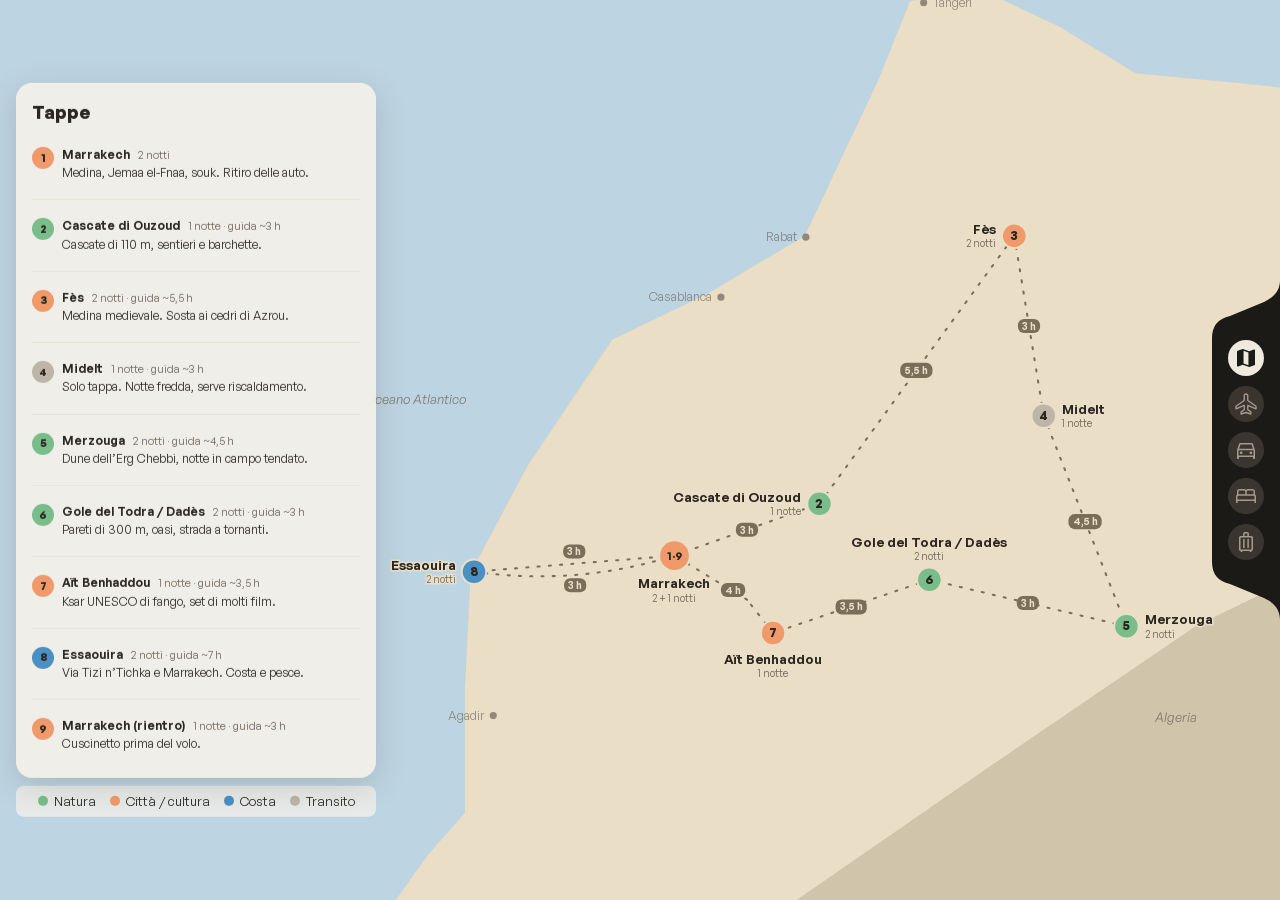
<file: index.html>
<!doctype html>
<html lang="it">
<head>
<meta charset="utf-8">
<meta name="viewport" content="width=device-width, initial-scale=1, viewport-fit=cover"><!-- la mappa va sotto la barra di stato del telefono -->
<meta name="theme-color" id="tc" content="#eadfc6"><!-- barra di stato del browser: segue il colore della mappa in alto (aggiornato da script) -->
<link rel="manifest" href="manifest.webmanifest">
<link rel="icon" href="icone/icona.svg" type="image/svg+xml">
<link rel="apple-touch-icon" href="icone/icona-180.png">
<meta name="mobile-web-app-capable" content="yes">
<meta name="apple-mobile-web-app-capable" content="yes">
<meta name="apple-mobile-web-app-title" content="Marocco">
<meta name="apple-mobile-web-app-status-bar-style" content="black-translucent"><!-- come app sulla Home: la pagina va sotto la barra di stato -->
<meta property="og:title" content="Marocco — giro in auto">
<meta property="og:image" content="https://giubarboni.github.io/marocco/icone/icona-512.png">
<title>Marocco — giro in auto</title>
<link rel="stylesheet" href="stile.css">
<style>
  html, body { height: 100%; overflow: hidden; overscroll-behavior: none; }
  h1 { font-size: 18px; margin: 0; }
  .zoom { position: fixed; inset: 0; overflow: clip; background: var(--sea); touch-action: none; cursor: grab; }
  .zstage { position: absolute; left: 0; top: 0; transform-origin: 0 0; }
  .zstage svg { display: block; max-width: none; }
  /* Desktop: colonna a sinistra con elenco tappe e, sotto, la legenda (la navbar sta a destra). */
  .side { position: fixed; z-index: 5; top: 50%; left: 16px; transform: translateY(-50%); width: 360px; max-height: calc(100vh - 32px); max-height: calc(100dvh - 32px); display: flex; flex-direction: column; gap: 8px; }
  .legend { flex: none; display: flex; flex-wrap: nowrap; justify-content: center; gap: 14px; padding: 6px 14px; border-radius: 8px; background: color-mix(in srgb, var(--bg) 75%, transparent); color: var(--ink); font-size: 13px; white-space: nowrap; pointer-events: none; }
  .legend i { display: inline-block; width: 10px; height: 10px; border-radius: 50%; margin-right: 6px; }
  .panel { min-height: 0; display: flex; flex-direction: column; border-radius: 16px; background: color-mix(in srgb, var(--bg) 88%, transparent); -webkit-backdrop-filter: blur(10px); backdrop-filter: blur(10px); box-shadow: 0 8px 32px rgba(60, 45, 20, .18); }
  .phead { flex: none; padding: 16px 16px 4px; }
  .grab { display: none; width: 36px; height: 4px; margin: 0 auto 12px; border-radius: 2px; background: var(--muted); opacity: .5; }
  .plist { overflow-y: auto; overscroll-behavior: contain; padding: 0 16px 8px; }
  /* Mobile: bottom sheet; la legenda sta poco sopra il pannello chiuso. */
  @media (max-width: 700px) {
    .side { display: contents; }
    .panel { position: fixed; z-index: 5; left: 0; right: 0; bottom: 0; height: calc(100vh - var(--nav) - 8px); height: calc(100dvh - var(--nav) - 8px); border-radius: 16px 16px 0 0; transform: translateY(var(--y, 60%)); transition: transform .25s ease; }
    .panel.drag { transition: none; }
    .phead { padding-top: 8px; touch-action: none; cursor: grab; }
    .grab { display: block; }
    .plist { padding-bottom: max(8px, env(safe-area-inset-bottom)); }
    .legend { position: fixed; z-index: 1; left: 50%; bottom: calc(var(--peek, 62px) + 10px); transform: translateX(-50%); gap: 10px; padding: 5px 8px; font-size: 11px; }
  }
  .stop, [data-slug] { cursor: pointer; }
  ol li[data-slug]:hover .t { text-decoration: underline; }
  .modal { position: fixed; inset: 0; z-index: 20; display: flex; align-items: flex-end; justify-content: center; background: rgba(30, 22, 10, .45); }
  .modal[hidden] { display: none; }
  .sheet { width: 100%; max-width: 560px; max-height: 88vh; max-height: 88dvh; overflow-y: auto; padding: 16px 16px 28px; background: var(--bg); color: var(--ink); border: 1px solid var(--line); border-radius: 16px 16px 0 0; }
  @media (min-width: 700px) { .modal { align-items: center; } .sheet { border-radius: 16px; } }
  .mhead { display: flex; justify-content: space-between; align-items: flex-start; gap: 12px; margin-bottom: 12px; }
  .sheet h2 { margin: 0; font-size: 20px; }
  .mmeta { color: var(--muted); font-size: 13px; }
  .mclose { flex: none; width: 36px; height: 36px; border: 0; border-radius: 50%; font-size: 22px; line-height: 1; cursor: pointer; background: var(--line); color: var(--ink); }
  .mphotos { display: flex; gap: 10px; overflow-x: auto; scroll-snap-type: x mandatory; scroll-padding: 0 16px; margin: 0 -16px 14px; padding: 0 16px 12px; scrollbar-width: thin; }
  .mphotos figure { flex: 0 0 82%; margin: 0; scroll-snap-align: start; }
  .mphotos img { display: block; width: 100%; aspect-ratio: 3 / 2; object-fit: cover; border-radius: 10px; background: var(--line); }
  .mphotos figcaption { margin-top: 4px; font-size: 11px; line-height: 1.35; color: var(--muted); }
  .mphotos .mcap { color: var(--ink); font-size: 12px; }
  .mphotos a { color: inherit; }
  .mdesc { margin: 0 0 14px; font-size: 15px; }
  .mlabel { margin-bottom: 6px; color: var(--muted); font-size: 12px; text-transform: uppercase; letter-spacing: .05em; }
  .mtodo { margin: 0; padding-left: 18px; font-size: 14px; }
  .mtodo li { display: list-item; padding: 3px 0; border: 0; font-size: 14px; cursor: default; }
  ol { list-style: none; margin: 0; padding: 0; }
  li { display: grid; grid-template-columns: 22px 1fr; gap: 8px; padding: 18px 0; font-size: 12px; line-height: 1.35; border-bottom: 1px solid color-mix(in srgb, var(--line) 45%, transparent); }
  li:last-child { border-bottom: 0; }
  .n { width: 22px; height: 22px; border-radius: 50%; color: var(--dot-ink); font-weight: 700; display: grid; place-items: center; font-size: 11px; }
  .head { display: flex; flex-wrap: wrap; align-items: baseline; gap: 0 8px; }
  .t { font-weight: 600; }
  .meta { color: var(--muted); font-size: 11px; }
  .note { margin-top: 2px; }
  </style>
</head>
<body data-page="mappa">
<div class="zoom"><div class="zstage"><svg id="map" viewBox="-860 -440 7860 9600" role="img" aria-label="Mappa dell'itinerario in Marocco"></svg></div></div>
<div class="side">
<aside class="panel drag">
  <div class="phead"><div class="grab"></div><h1>Tappe</h1></div>
  <ol id="list" class="plist"></ol>
</aside>
<div class="legend">
  <span><i style="background:var(--nat)"></i>Natura</span>
  <span><i style="background:var(--city)"></i>Città / cultura</span>
  <span><i style="background:var(--coast)"></i>Costa</span>
  <span><i style="background:var(--transit)"></i>Transito</span>
</div>
</div>

<script src="nav.js"></script>
<script>
// Equirettangolare con longitudine scalata a 32°N: abbastanza per una mappa schematica.
// Zoom sul tragitto: scala 130 px/grado, origine spostata per centrare il giro (le etichette restano a dimensione fissa).
const X = lon => -28 + (lon + 11.2) * 0.85 * 130;
const Y = lat => -170 + (36 - lat) * 130;
const P = ([lat, lon]) => `${X(lon).toFixed(1)},${Y(lat).toFixed(1)}`;

// Contorno semplificato (lat, lon), in senso orario da Capo Spartel.
const outline = [
  [35.79,-5.92],[35.9,-5.35],[35.6,-4.6],[35.25,-3.93],[35.17,-2.93],[35.1,-2.2],
  [34.0,-1.75],[32.8,-1.5],[32.1,-1.2],[31.6,-2.2],[31.1,-3.4],[30.0,-5.3],
  [29.0,-7.0],[28.5,-8.7],[28.5,-11.0],[29.0,-10.5],[29.38,-10.18],[29.7,-9.85],
  [30.65,-9.85],[31.5,-9.8],[32.3,-9.3],[33.25,-8.55],[33.6,-7.7],[34.03,-6.85],[35.2,-6.2]
];

// Contorno grossolano dell'Africa (lat, lon), in senso orario da Capo Spartel. Il tratto marocchino coincide con `outline`.
const africa = [
  [35.79,-5.92],[35.9,-5.35],[35.6,-4.6],[35.25,-3.93],[35.17,-2.93],[35.1,-2.2],
  [35.7,-0.65],[36.1,0.5],[36.5,1.8],[36.77,3.06],[36.9,5.1],[37.0,6.9],[36.9,8.0],[37.25,9.85],[36.8,10.3],[37.05,11.0],
  [35.8,10.8],[34.7,10.8],[33.9,10.1],[33.1,11.5],[32.9,13.2],[32.4,15.1],[31.2,16.6],[30.3,19.0],[31.8,20.0],[32.8,22.0],
  [32.1,23.9],[31.6,25.1],[31.3,27.2],[31.2,29.9],[31.3,31.4],[31.25,32.3],[29.9,32.6],[28.0,33.5],[24.1,35.5],[22.0,36.9],
  [19.6,37.2],[15.6,39.5],[12.6,43.3],[11.6,43.1],[11.8,51.3],[8.0,49.8],[2.0,45.3],[-1.7,41.5],[-4.0,39.7],[-6.8,39.3],
  [-10.3,40.2],[-15.0,40.7],[-19.8,34.9],[-24.0,35.5],[-25.9,32.6],[-29.9,31.0],[-33.0,27.9],[-34.0,25.7],[-34.8,20.0],
  [-33.9,18.4],[-28.6,16.5],[-26.6,15.2],[-22.9,14.5],[-18.0,11.8],[-12.4,13.7],[-8.8,13.2],[-5.9,12.2],[-0.7,8.8],[0.4,9.4],
  [3.8,9.7],[4.3,7.0],[6.4,3.4],[5.6,-0.2],[5.2,-4.0],[4.4,-7.6],[6.3,-10.8],[8.5,-13.2],[10.0,-14.4],[11.9,-15.6],
  [14.7,-17.5],[16.0,-16.5],[18.1,-16.0],[20.9,-17.05],[23.7,-15.95],[27.1,-13.2],[27.9,-12.9],[28.5,-11.0],[29.0,-10.5],
  [29.38,-10.18],[29.7,-9.85],[30.65,-9.85],[31.5,-9.8],[32.3,-9.3],[33.25,-8.55],[33.6,-7.7],[34.03,-6.85],[35.2,-6.2]
];
const madagascar = [[-12.0,49.3],[-16.0,50.4],[-22.0,47.9],[-25.5,45.2],[-24.0,43.7],[-17.0,44.0],[-15.5,46.3]];

// n = numero tappa, tipo: nat | city | coast | transit
const stops = [
  {n:1, slug:'marrakech',  name:'Marrakech',           ll:[31.63,-8.0],   type:'city',    nights:2, drive:'',      note:'Medina, Jemaa el-Fnaa, souk. Ritiro delle auto.', lab:[0,32,'middle']},
  {n:2, slug:'ouzoud',  name:'Cascate di Ouzoud',   ll:[32.02,-6.72],  type:'nat',     nights:1, drive:'~3 h',  note:'Cascate di 110 m, sentieri e barchette.',        lab:[-18,-2,'end']},
  {n:3, slug:'fes',  name:'Fès',                 ll:[34.03,-5.0],   type:'city',    nights:2, drive:'~5,5 h',note:'Medina medievale. Sosta ai cedri di Azrou.', lab:[-18,-2,'end']},
  {n:4, slug:'midelt',  name:'Midelt',              ll:[32.68,-4.74],  type:'transit', nights:1, drive:'~3 h',  note:'Solo tappa. Notte fredda, serve riscaldamento.', lab:[18,-2,'start']},
  {n:5, slug:'merzouga',  name:'Merzouga',            ll:[31.10,-4.01],  type:'nat',     nights:2, drive:'~4,5 h',note:'Dune dell’Erg Chebbi, notte in campo tendato.',  lab:[18,-2,'start']},
  {n:6, slug:'todra-dades',  name:'Gole del Todra / Dadès',ll:[31.45,-5.75],type:'nat',     nights:2, drive:'~3 h',  note:'Pareti di 300 m, oasi, strada a tornanti.',      lab:[0,-32,'middle']},
  {n:7, slug:'ait-benhaddou',  name:'Aït Benhaddou',       ll:[31.05,-7.13],  type:'city',    nights:1, drive:'~3,5 h',note:'Ksar UNESCO di fango, set di molti film.',       lab:[0,30,'middle']},
  {n:8, slug:'essaouira',  name:'Essaouira',           ll:[31.51,-9.77],  type:'coast',   nights:2, drive:'~7 h',  note:'Via Tizi n’Tichka e Marrakech. Costa e pesce.', lab:[-18,-2,'end']},
  {n:9, slug:'marrakech',  name:'Marrakech (rientro)', ll:[31.63,-8.0],   type:'city',    nights:1, drive:'~3 h',  note:'Cuscinetto prima del volo.',                      lab:null}
];

// Punto di passaggio non numerato.
const via = { tizi:[31.3,-7.36] };
const at = n => stops.find(s => s.n === n).ll;
const nightsLabel = s => s.n === 1 ? `${s.nights} + ${stops.find(t => t.n === 9).nights} notti` : `${s.nights} ${s.nights === 1 ? 'notte' : 'notti'}`;

// [da, a, curvatura, ore, dx, dy, ancora] — ore = etichetta sul tratto (dx/dy spostano il testo).
const segs = [
  [at(1), at(2), 0, '3 h'], [at(2), at(3), 0, '5,5 h'], [at(3), at(4), 0, '3 h'],
  [at(4), at(5), 0, '4,5 h'], [at(5), at(6), 0, '3 h'], [at(6), at(7), 0, '3,5 h'],
  [at(7), via.tizi, 0, '', 0, 0, 'middle', true], [via.tizi, at(1), 0, '4 h', 14, 16, 'start'],
  [at(1), at(8), 0, '3 h', 0, -8], [at(8), at(1), 22, '3 h', 0, 14]
];

const color = t => `var(--${t === 'transit' ? 'transit' : t})`;
const svg = document.getElementById('map');
let out = `<defs><marker id="a" viewBox="0 0 10 10" refX="8" refY="5" markerWidth="6" markerHeight="6" orient="auto-start-reverse">
  <path d="M0,1 L9,5 L0,9 z" fill="var(--route-line)"/></marker></defs>
  <rect x="-3000" y="-3000" width="7000" height="7000" fill="var(--sea)"/>
  <g fill="var(--land-africa)">${[africa, madagascar].map(a => `<polygon points="${a.map(P).join(' ')}" vector-effect="non-scaling-stroke"/>`).join('')}</g>
  <polygon points="${outline.map(P).join(' ')}" fill="var(--land)"/>
  <g fill="var(--muted)" font-size="13" font-style="italic" opacity=".8">
    <text x="24" y="250">Oceano Atlantico</text>
    <text x="815" y="560" text-anchor="middle">Algeria</text>
  </g>`;

// Grandi città fuori dal giro: solo riferimento per orientarsi, volutamente discrete.
const refCities = [
  { name: 'Tangeri',    ll: [35.78, -5.80], dx: 9,  anchor: 'start' },
  { name: 'Oujda',      ll: [34.68, -1.90], dx: -9, anchor: 'end' },
  { name: 'Rabat',      ll: [34.02, -6.84], dx: -9, anchor: 'end' },
  { name: 'Casablanca', ll: [33.57, -7.59], dx: -9, anchor: 'end' },
  { name: 'Agadir',     ll: [30.43, -9.60], dx: -9, anchor: 'end' }
];
out += `<g fill="var(--muted)" opacity=".7" font-size="12">${refCities.map(c =>
  `<circle cx="${X(c.ll[1])}" cy="${Y(c.ll[0])}" r="3.5"/><text x="${X(c.ll[1]) + c.dx}" y="${Y(c.ll[0]) + 4}" text-anchor="${c.anchor}">${c.name}</text>`).join('')}</g>`;

const labels = [];
for (const [a, b, bend, h, ox = 0, oy = 4, anchor = 'middle', noArrow] of segs) {
  const [x1, y1] = [X(a[1]), Y(a[0])], [x2, y2] = [X(b[1]), Y(b[0])];
  const mx = (x1 + x2) / 2, my = (y1 + y2) / 2;
  const dx = x2 - x1, dy = y2 - y1, len = Math.hypot(dx, dy) || 1;
  const cx = mx - dy / len * bend, cy = my + dx / len * bend;
  out += `<path d="M${x1},${y1} Q${cx},${cy} ${x2},${y2}" fill="none" stroke="var(--route-line)" stroke-width="2" stroke-linecap="round" stroke-dasharray="2 9" ${noArrow ? '' : 'marker-end="url(#a)"'}/>`;
  // punto a metà della curva (t = 0,5)
  if (h) labels.push(`<text x="${(x1 + 2 * cx + x2) / 4 + ox}" y="${(y1 + 2 * cy + y2) / 4 + oy}" text-anchor="${anchor}" class="hl" font-size="10" font-weight="600" fill="var(--tag-ink)">${h}</text>`);
}
out += labels.join('');

for (const s of stops) {
  if (s.n === 9) continue; // stesso punto della tappa 1
  const x = X(s.ll[1]), y = Y(s.ll[0]);
  const num = s.n === 1 ? '1·9' : s.n;
  const nts = nightsLabel(s);
  out += `<g class="stop" data-slug="${s.slug}"><circle cx="${x}" cy="${y}" r="${s.n === 1 ? 15 : 12}" fill="${color(s.type)}" stroke="var(--land)" stroke-width="2"/>
    <text x="${x}" y="${y + 4}" text-anchor="middle" font-size="${s.n === 1 ? 10 : 12}" font-weight="700" fill="var(--dot-ink)">${num}</text>
    <text x="${x + s.lab[0]}" y="${y + s.lab[1]}" text-anchor="${s.lab[2]}" font-size="13" font-weight="600" fill="var(--ink)"
      stroke="var(--land)" stroke-width="3" paint-order="stroke">${s.name}</text>
    <text x="${x + s.lab[0]}" y="${y + s.lab[1] + 13}" text-anchor="${s.lab[2]}" font-size="10" fill="var(--muted)"
      stroke="var(--land)" stroke-width="3" paint-order="stroke">${nts}</text></g>`;
}
svg.innerHTML = out;
// sfondo a pillola dietro ogni valore delle ore, misurato sul testo
// (dopo il caricamento del font, altrimenti le pillole sono misurate col carattere di ripiego)
document.fonts.load('600 10px "General Sans"').then(() => svg.querySelectorAll('text.hl').forEach(t => {
  const b = t.getBBox();
  const r = document.createElementNS('http://www.w3.org/2000/svg', 'rect');
  r.setAttribute('x', b.x - 4); r.setAttribute('y', b.y - 1);
  r.setAttribute('width', b.width + 8); r.setAttribute('height', b.height + 2);
  r.setAttribute('rx', 6); r.setAttribute('fill', 'var(--tag-bg)');
  t.before(r);
}));

// Lista tappe
document.getElementById('list').innerHTML = stops.map(s => `
  <li data-slug="${s.slug}"><span class="n" style="background:${color(s.type)}">${s.n}</span>
  <div><div class="head"><span class="t">${s.name}</span>
  <span class="meta">${s.nights} ${s.nights === 1 ? 'notte' : 'notti'}${s.drive ? ' · guida ' + s.drive : ''}</span></div>
  <div class="note">${s.note}</div></div></li>`).join('');

// Mappa sempre a tutto schermo: un dito sposta, due dita zoomano (rotellina su desktop).
// Si disegna tutta l'Africa: pizzicando indietro si vede il contesto; all'avvio si inquadra il tragitto.
const VB = [-860, -440, 7860, 9600];
const W = VB[2], H = VB[3];
const zoom = document.querySelector('.zoom');
const stage = zoom.querySelector('.zstage');
stage.style.width = svg.style.width = W + 'px'; stage.style.height = svg.style.height = H + 'px';
let sc = 1, tx = 0, ty = 0, minSc = 1;
const calcMin = () => Math.min(zoom.clientWidth / W, zoom.clientHeight / H);

// Barra di stato del browser (iPhone): prende il colore della mappa nel punto più alto, al centro, e lo segue mentre si sposta.
const tc = document.getElementById('tc'), px = document.createElement('canvas').getContext('2d', { willReadFrequently: true });
let tcBusy = false;
const syncBar = () => {
  if (!mobile.matches) { tc.content = '#f6f2ea'; return; }
  const e = document.elementFromPoint(innerWidth / 2, 1), cs = e && getComputedStyle(e);
  const col = !cs ? null : (e.ownerSVGElement || e instanceof SVGElement) && cs.fill !== 'none' ? cs.fill : getComputedStyle(zoom).backgroundColor;
  px.fillStyle = '#eadfc6'; px.fillStyle = col; px.clearRect(0, 0, 1, 1); px.fillRect(0, 0, 1, 1);
  const [r, g, b] = px.getImageData(0, 0, 1, 1).data;
  tc.content = '#' + [r, g, b].map(v => v.toString(16).padStart(2, '0')).join('');
};
const apply = () => {
  const vw = zoom.clientWidth, vh = zoom.clientHeight, w = W * sc, h = H * sc;
  tx = w <= vw ? (vw - w) / 2 : Math.min(0, Math.max(vw - w, tx));
  ty = h <= vh ? (vh - h) / 2 : Math.min(0, Math.max(vh - h, ty));
  stage.style.transform = `translate(${tx}px,${ty}px) scale(${sc})`;
  if (!tcBusy) { tcBusy = true; requestAnimationFrame(() => { tcBusy = false; syncBar(); }); }
};
const zoomAt = (f, cx, cy) => {
  const n = Math.min(4, Math.max(minSc, sc * f));
  tx = cx - (cx - tx) * (n / sc); ty = cy - (cy - ty) * (n / sc); sc = n; apply();
};

// Pannello tappe: su desktop è un riquadro flottante; su mobile è un bottom sheet con tre posizioni (chiuso, metà, aperto).
const panel = document.querySelector('.panel'), phead = panel.querySelector('.phead');
const mobile = matchMedia('(max-width: 700px)');
const safe = document.createElement('div'); safe.style.cssText = 'position:fixed;visibility:hidden;padding-bottom:env(safe-area-inset-bottom)'; document.body.append(safe);
const snaps = () => [panel.offsetHeight - phead.offsetHeight - 8 - parseFloat(getComputedStyle(safe).paddingBottom), panel.offsetHeight - innerHeight * .42, 0]; // translateY di ogni posizione
let snapI = 1;
const setY = (y, dragging) => { panel.classList.toggle('drag', !!dragging); panel.style.setProperty('--y', y + 'px'); };
const goSnap = i => { snapI = i; setY(snaps()[i]); document.documentElement.style.setProperty('--peek', panel.offsetHeight - snaps()[0] + 'px'); }; // la legenda sta sopra il pannello chiuso
let drag = null;
phead.addEventListener('pointerdown', e => {
  if (!mobile.matches) return;
  phead.setPointerCapture(e.pointerId);
  drag = { y0: e.clientY, p0: snaps()[snapI], t: e.timeStamp, last: e.clientY, v: 0, moved: false };
});
phead.addEventListener('pointermove', e => {
  if (!drag) return;
  if (Math.abs(e.clientY - drag.y0) > 6) drag.moved = true;
  drag.v = (e.clientY - drag.last) / Math.max(1, e.timeStamp - drag.t); drag.last = e.clientY; drag.t = e.timeStamp;
  const s = snaps();
  if (drag.moved) setY(Math.min(s[0], Math.max(s[2], drag.p0 + e.clientY - drag.y0)), true);
});
phead.addEventListener('pointerup', e => {
  if (!drag) return;
  const s = snaps(), y = drag.p0 + e.clientY - drag.y0 + drag.v * 150; // proietta con la velocità: un colpo di dito vale più di uno spostamento lento
  goSnap(drag.moved ? s.reduce((b, v, i) => Math.abs(v - y) < Math.abs(s[b] - y) ? i : b, 0) : (snapI === 0 ? 1 : 0));
  drag = null;
});
phead.addEventListener('pointercancel', () => { drag = null; goSnap(snapI); });

// Inquadratura iniziale: il tragitto (misurato: 800×450 nel disegno, centro 450,295) centrato nella parte di schermo non coperta dal pannello.
const fit = () => {
  minSc = calcMin();
  const m = mobile.matches;
  // spazio libero: su desktop tra la colonna a sinistra e la navbar a destra; su mobile sotto la navbar e sopra il bottom sheet
  const left = m ? 0 : panel.offsetWidth + 32, w = innerWidth - left - (m ? 0 : navbar.offsetWidth);
  const top = m ? navbar.offsetHeight : 0, h = m ? innerHeight - (panel.offsetHeight - snaps()[1]) : innerHeight;
  sc = Math.min(1.3, Math.max(minSc, .75, Math.min(w / 800, (h - top) / 450)));
  tx = left + w / 2 - (450 - VB[0]) * sc; ty = top + (h - top) / 2 - (295 - VB[1]) * sc; apply();
};
goSnap(1); fit(); setTimeout(() => panel.classList.remove('drag'), 50);

document.getElementById('list').addEventListener('click', e => { const li = e.target.closest('[data-slug]'); if (li) openTappa(li.dataset.slug); });
addEventListener('keydown', e => { if (e.key === 'Escape' && !modal.hidden) closeTappa(); });
addEventListener('resize', () => { minSc = calcMin(); sc = Math.max(sc, minSc); apply(); goSnap(snapI); });

const ptrs = new Map();
let tap = null;
zoom.addEventListener('pointerdown', e => {
  tap = ptrs.size ? null : { x: e.clientX, y: e.clientY, moved: false };
  zoom.setPointerCapture(e.pointerId); ptrs.set(e.pointerId, { x: e.clientX, y: e.clientY });
});
zoom.addEventListener('pointermove', e => {
  const prev = ptrs.get(e.pointerId); if (!prev) return;
  const cur = { x: e.clientX, y: e.clientY };
  if (tap && Math.hypot(cur.x - tap.x, cur.y - tap.y) > 8) tap.moved = true;
  if (ptrs.size === 1) { tx += cur.x - prev.x; ty += cur.y - prev.y; apply(); }
  else if (ptrs.size === 2) {
    const o = [...ptrs].find(([id]) => id !== e.pointerId)[1];
    const d0 = Math.hypot(prev.x - o.x, prev.y - o.y), d1 = Math.hypot(cur.x - o.x, cur.y - o.y);
    const mx = (cur.x + o.x) / 2, my = (cur.y + o.y) / 2;
    tx += mx - (prev.x + o.x) / 2; ty += my - (prev.y + o.y) / 2;
    d0 ? zoomAt(d1 / d0, mx, my) : apply();
  }
  ptrs.set(e.pointerId, cur);
});
zoom.addEventListener('pointerup', e => {
  if (tap && !tap.moved && ptrs.size === 1) {
    const g = document.elementFromPoint(e.clientX, e.clientY)?.closest('[data-slug]');
    if (g) openTappa(g.dataset.slug);
  }
  tap = null; ptrs.delete(e.pointerId);
});
zoom.addEventListener('pointercancel', e => { tap = null; ptrs.delete(e.pointerId); });
zoom.addEventListener('wheel', e => { e.preventDefault(); zoomAt(Math.exp(-e.deltaY * 0.002), e.clientX, e.clientY); }, { passive: false });

// Scheda della tappa: legge tappe.md (fonte dei contenuti) alla prima apertura.
const modal = document.createElement('div');
modal.className = 'modal'; modal.hidden = true;
modal.innerHTML = '<div class="sheet" role="dialog" aria-modal="true"></div>';
document.body.append(modal);
const sheet = modal.firstChild;
const closeTappa = () => { modal.hidden = true; };
modal.addEventListener('click', e => { if (e.target === modal) closeTappa(); });

let tappe;
const loadTappe = () => tappe ||= fetch('dati/tappe.md').then(r => { if (!r.ok) throw new Error(r.status); return r.text(); }).then(t => {
  const out = {};
  for (const b of t.split(/^## /m).slice(1)) {
    const [head, ...rest] = b.split('\n'), body = rest.join('\n');
    const [slug, nome] = head.split(' — ');
    const sec = n => (body.split(new RegExp(`^### ${n}\\s*$`, 'm'))[1] || '').split(/^### /m)[0];
    const items = x => x.split('\n').filter(l => l.startsWith('- ')).map(l => l.slice(2).trim());
    out[slug.trim()] = {
      nome: nome.trim(), desc: body.split(/^### /m)[0].trim(), todo: items(sec('Da fare')),
      foto: items(sec('Foto')).map(l => { const [src, cap, cred, url] = l.split(' | '); return { src, cap, cred, url }; })
    };
  }
  return out;
});


async function openTappa(slug) {
  const st = stops.find(s => s.slug === slug);
  sheet.replaceChildren();
  const head = el('div', 'mhead'), titles = el('div');
  titles.append(el('h2', '', st.name), el('div', 'mmeta', nightsLabel(st)));
  const x = el('button', 'mclose', '×'); x.type = 'button'; x.setAttribute('aria-label', 'Chiudi'); x.onclick = closeTappa;
  head.append(titles, x); sheet.append(head);
  modal.hidden = false; sheet.scrollTop = 0;
  let d;
  try { d = (await loadTappe())[slug]; if (!d) throw new Error('assente'); }
  catch { sheet.append(el('p', 'mdesc', 'Contenuti non disponibili: aprire la pagina online (in locale il file tappe.md non si può leggere).')); return; }

  if (d.foto.length) {
    const strip = el('div', 'mphotos');
    for (const f of d.foto) {
      const fig = el('figure'), img = new Image();
      img.src = f.src; img.alt = f.cap; img.loading = 'lazy';
      const cap = el('figcaption'); cap.append(el('span', 'mcap', f.cap), document.createElement('br'));
      if (/^https:/.test(f.url || '')) { const a = el('a', '', f.cred); a.href = f.url; a.target = '_blank'; a.rel = 'noopener'; cap.append(a); }
      else cap.append(f.cred || '');
      fig.append(img, cap); strip.append(fig);
    }
    sheet.append(strip);
  }
  sheet.append(el('p', 'mdesc', d.desc));
  if (d.todo.length) {
    sheet.append(el('div', 'mlabel', 'Da fare'));
    const ul = el('ul', 'mtodo'); d.todo.forEach(t => ul.append(el('li', '', t))); sheet.append(ul);
  }
}
</script>
</body>
</html>
</file>
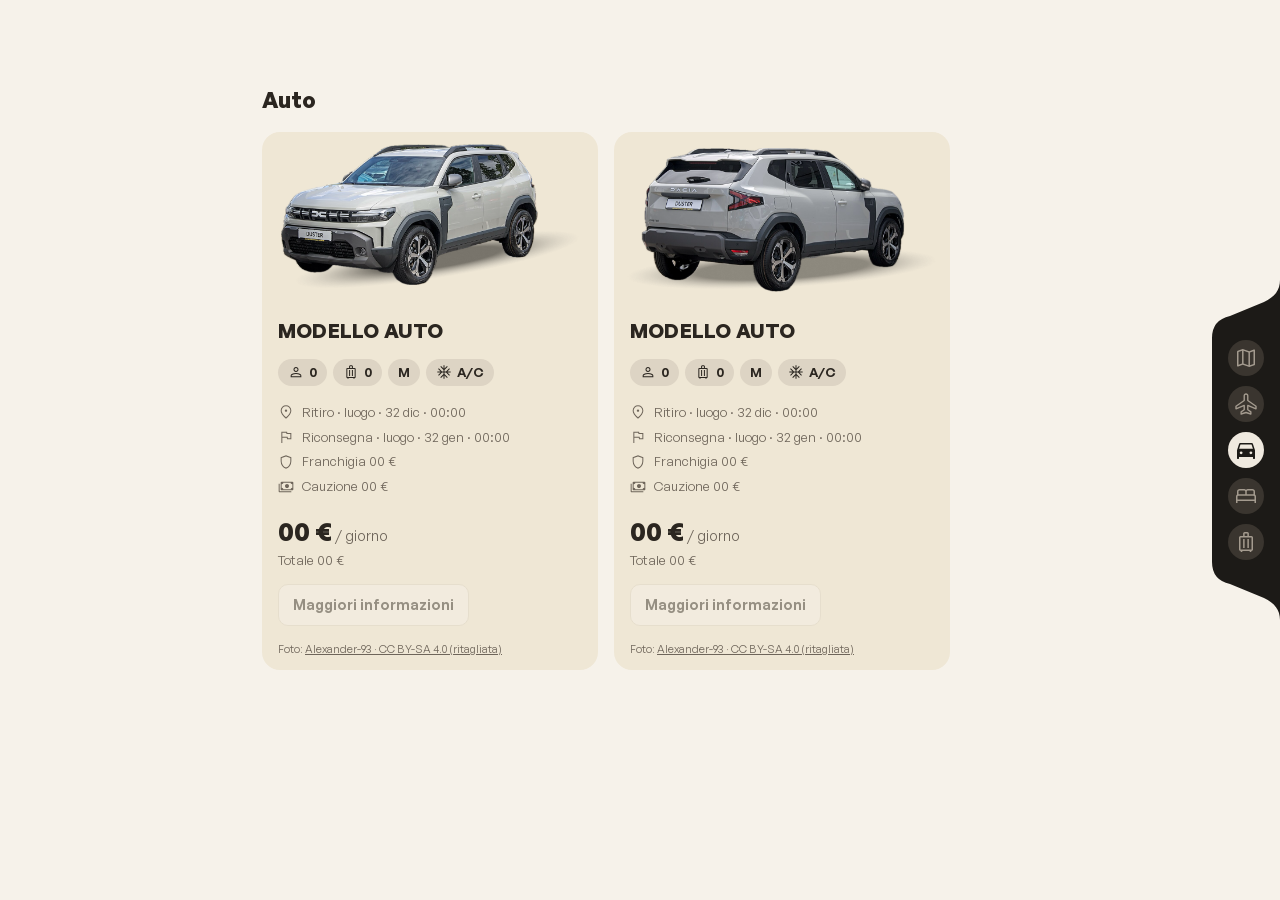
<file: auto.html>
<!doctype html>
<html lang="it">
<head>
<meta charset="utf-8">
<meta name="viewport" content="width=device-width, initial-scale=1, viewport-fit=cover">
<meta name="theme-color" content="#f6f2ea"><!-- barra di stato del telefono: colore della pagina -->
<link rel="manifest" href="manifest.webmanifest">
<link rel="icon" href="icone/icona.svg" type="image/svg+xml">
<link rel="apple-touch-icon" href="icone/icona-180.png">
<meta name="mobile-web-app-capable" content="yes">
<meta name="apple-mobile-web-app-capable" content="yes">
<meta name="apple-mobile-web-app-title" content="Marocco">
<meta name="apple-mobile-web-app-status-bar-style" content="black-translucent"><!-- come app sulla Home: la pagina va sotto la barra di stato -->
<title>Auto — Marocco</title>
<link rel="stylesheet" href="stile.css">
<style>
  /* Le due auto stanno affiancate; su mobile scorrono in orizzontale. */
  .cars { display: grid; grid-template-columns: 1fr 1fr; gap: 16px; }
  @media (max-width: 700px) { .cars { display: flex; overflow-x: auto; scroll-snap-type: x mandatory; margin: 0 -16px; padding: 0 16px 12px; scroll-padding: 0 16px; } .car { flex: 0 0 82%; scroll-snap-align: start; } }
  .car { display: flex; flex-direction: column; overflow: hidden; border-radius: 18px; background: var(--card, color-mix(in srgb, var(--land) 57%, var(--bg))); }
  /* L'auto (PNG trasparente, con l'ombra già nell'immagine) sta sullo sfondo della card; l'altezza è uguale per le due card. */
  .car-img { position: relative; aspect-ratio: 2 / 1; }
  .car-photo { position: absolute; inset: 12px 12px 0; width: calc(100% - 24px); height: calc(100% - 12px); object-fit: contain; }
  .car-body { display: flex; flex: 1; flex-direction: column; gap: 14px; padding: 16px; }
  .car h2 { margin: 0; font-size: 20px; letter-spacing: .01em; }
  .chips { display: flex; flex-wrap: wrap; gap: 6px; }
  .chip { display: flex; align-items: center; gap: 5px; padding: 4px 10px; border-radius: 999px; background: var(--line); font-size: 13px; font-weight: 600; }
  .car ul { margin: 0; padding: 0; list-style: none; font-size: 13px; color: var(--muted); }
  .car li { display: flex; align-items: center; gap: 8px; padding: 3px 0; border: 0; }
  .car li svg, .chip svg { flex: none; }
  .price { margin-top: auto; }
  .price b { font-size: 26px; }
  .price span { color: var(--muted); font-size: 14px; }
  .price small { display: block; color: var(--muted); font-size: 13px; }
  .credit { padding: 0 16px 12px; color: var(--muted); font-size: 11px; }
  .credit a { color: inherit; }
</style>
</head>
<body data-page="auto">
<main class="page" id="root"></main>
<script src="nav.js"></script>
<script>
const ICO = {
  persone: 'M372-523q-42-42-42-108t42-108q42-42 108-42t108 42q42 42 42 108t-42 108q-42 42-108 42t-108-42ZM160-160v-94q0-38 19-65t49-41q67-30 128.5-45T480-420q62 0 123 15.5T731-360q31 14 50 41t19 65v94H160Zm60-60h520v-34q0-16-9.5-30.5T707-306q-64-31-117-42.5T480-360q-57 0-111 11.5T252-306q-14 7-23 21.5t-9 30.5v34Zm324.5-346.5Q570-592 570-631t-25.5-64.5Q519-721 480-721t-64.5 25.5Q390-670 390-631t25.5 64.5Q441-541 480-541t64.5-25.5ZM480-631Zm0 411Z',
  clima: 'M450-80v-195L301-126l-43-42 192-192v-90h-90L172-262l-44-41 147-147H80v-60h195L125-660l43-43 192 193h90v-91L262-789l42-44 146 147v-194h60v194l150-150 42 43-192 192v91h91l189-189 43 42-147 147h194v60H686l148 149-41 43-192-192h-91v90l192 193-41 43-151-151v195h-60Z',
  ritiro: 'M529.5-510.5Q550-531 550-560t-20.5-49.5Q509-630 480-630t-49.5 20.5Q410-589 410-560t20.5 49.5Q451-490 480-490t49.5-20.5ZM480-159q133-121 196.5-219.5T740-552q0-118-75.5-193T480-820q-109 0-184.5 75T220-552q0 75 65 173.5T480-159Zm0 79Q319-217 239.5-334.5T160-552q0-150 96.5-239T480-880q127 0 223.5 89T800-552q0 100-79.5 217.5T480-80Zm0-480Z',
  riconsegna: 'M200-120v-680h343l19 86h238v370H544l-18.93-85H260v309h-60Zm300-452Zm95 168h145v-250H511l-19-86H260v251h316l19 85Z',
  franchigia: 'M480-81q-140-35-230-162.5T160-523v-238l320-120 320 120v238q0 152-90 279.5T480-81Zm0-62q115-38 187.5-143.5T740-523v-196l-260-98-260 98v196q0 131 72.5 236.5T480-143Zm0-337Z',
  cauzione: 'M540-420q-50 0-85-35t-35-85q0-50 35-85t85-35q50 0 85 35t35 85q0 50-35 85t-85 35ZM220-280q-24.75 0-42.37-17.63Q160-315.25 160-340v-400q0-24.75 17.63-42.38Q195.25-800 220-800h640q24.75 0 42.38 17.62Q920-764.75 920-740v400q0 24.75-17.62 42.37Q884.75-280 860-280H220Zm100-60h440q0-42 29-71t71-29v-200q-42 0-71-29t-29-71H320q0 42-29 71t-71 29v200q42 0 71 29t29 71Zm480 180H100q-24.75 0-42.37-17.63Q40-195.25 40-220v-460h60v460h700v60ZM220-340v-400 400Z'
};
const sv = (d, s = 16) => iconaSvg(d, s);
function auto(a) {
  const c = el('article', 'car');
  c.innerHTML = `
    <div class="car-img"><img class="car-photo" src="${a.foto}" alt=""></div>
    <div class="car-body">
      <div><h2>${a.modello}</h2></div>
      <div class="chips">
        <span class="chip">${sv(ICO.persone)}${a.persone}</span>
        <span class="chip">${sv(ICONE.valigia[0])}${a.bagagli}</span>
        <span class="chip">${a.cambio}</span>
        <span class="chip">${sv(ICO.clima)}${a.clima}</span>
      </div>
      <ul>${a.dettagli.map(([k, t]) => `<li>${sv(ICO[k])}<span>${t}</span></li>`).join('')}</ul>
      <div class="price"><b>${a.prezzoGiorno}</b> <span>/ giorno</span><small>Totale ${a.totale}</small></div>
      <div class="actions"></div>
    </div>
    <div class="credit">Foto: <a href="${a.fonte}" target="_blank" rel="noopener">${a.credito}</a></div>`;
  const act = c.querySelector('.actions');
  for (const [l, u] of a.bottoni) {
    const b = u ? el('a', 'btn', l) : el('button', 'btn', l);
    if (u) { b.href = u; b.target = '_blank'; b.rel = 'noopener'; } else { b.type = 'button'; b.disabled = true; b.title = 'Non ancora disponibile'; }
    act.append(b);
  }
  return c;
}
load('auto').then(d => {
  if (d.intro) root.append(el('p', 'intro', d.intro));
  const cars = el('div', 'cars'); d.auto.forEach(a => cars.append(auto(a))); root.append(cars);
}).catch(() => root.append(el('p', 'intro', 'Dati non disponibili.')));
</script>
</body>
</html>
</file>
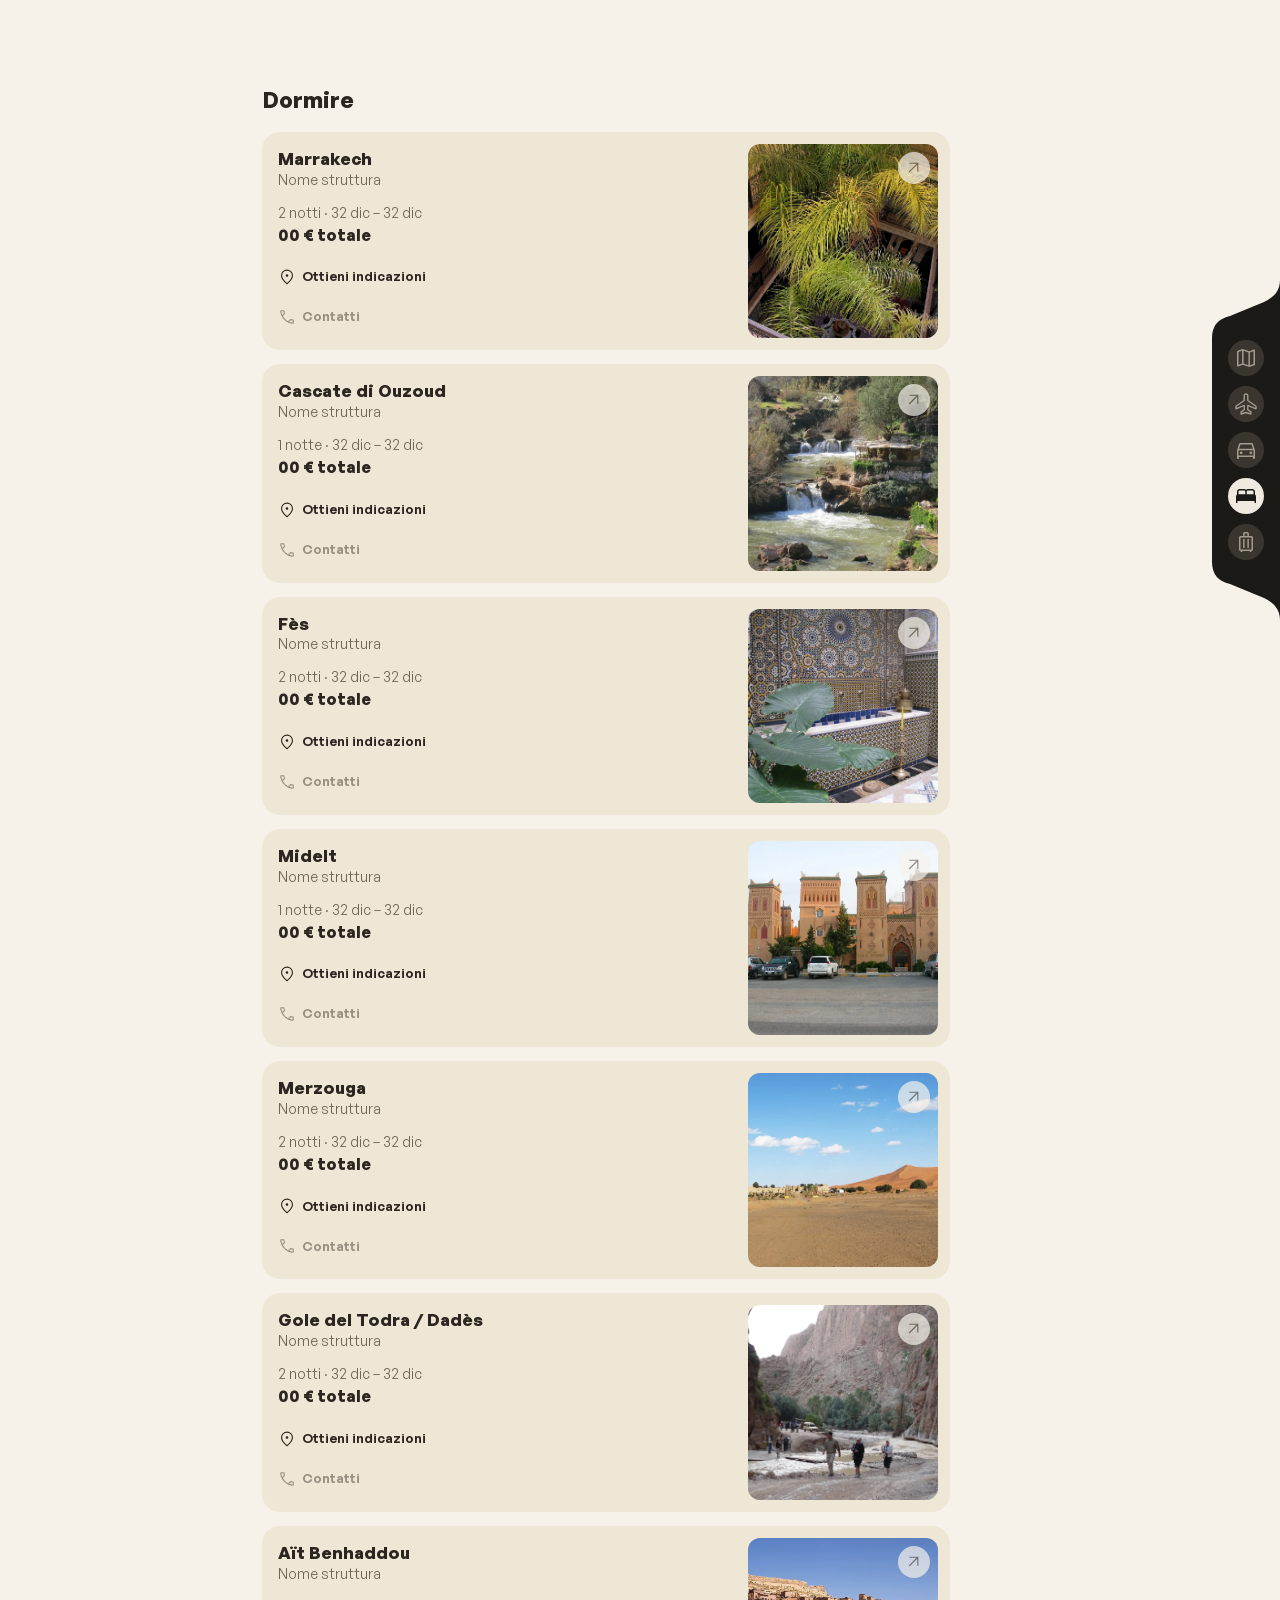
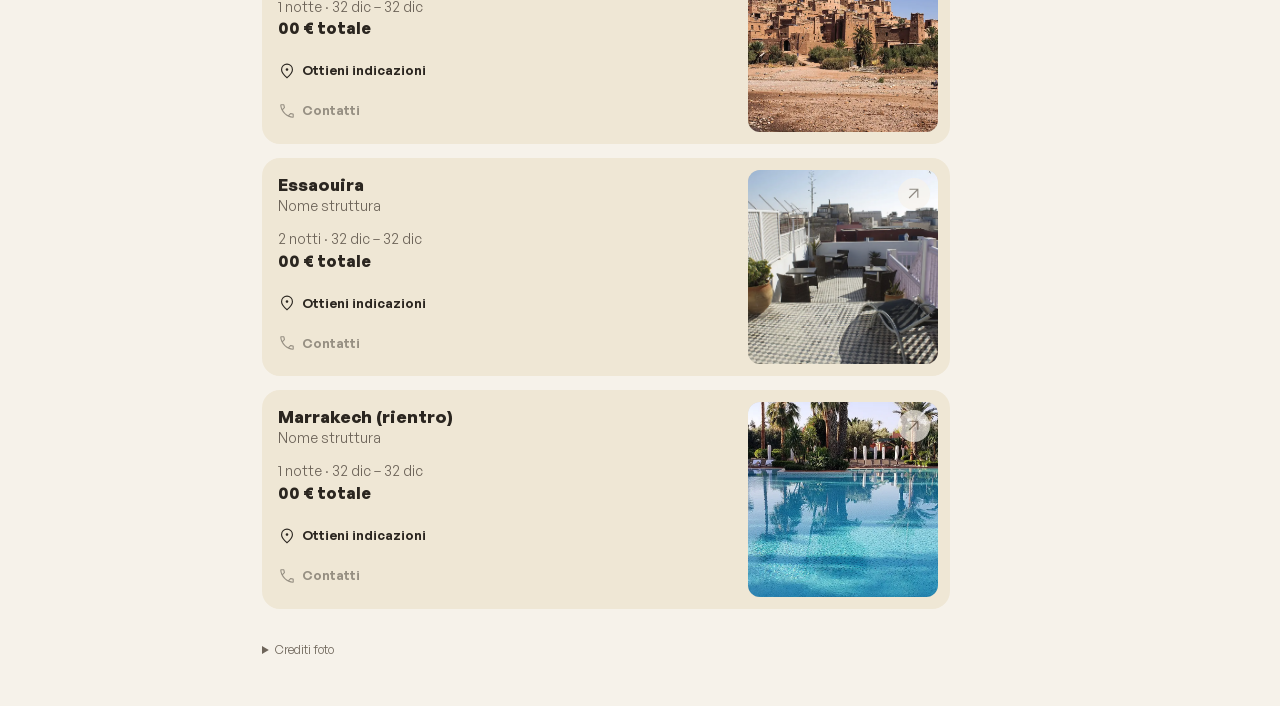
<file: dormire.html>
<!doctype html>
<html lang="it">
<head>
<meta charset="utf-8">
<meta name="viewport" content="width=device-width, initial-scale=1, viewport-fit=cover">
<meta name="theme-color" content="#f6f2ea"><!-- barra di stato del telefono: colore della pagina -->
<link rel="manifest" href="manifest.webmanifest">
<link rel="icon" href="icone/icona.svg" type="image/svg+xml">
<link rel="apple-touch-icon" href="icone/icona-180.png">
<meta name="mobile-web-app-capable" content="yes">
<meta name="apple-mobile-web-app-capable" content="yes">
<meta name="apple-mobile-web-app-title" content="Marocco">
<meta name="apple-mobile-web-app-status-bar-style" content="black-translucent"><!-- come app sulla Home: la pagina va sotto la barra di stato -->
<title>Dormire — Marocco</title>
<link rel="stylesheet" href="stile.css">
<style>
  /* Elenco: testo a sinistra, foto a destra. */
  .stays { display: grid; gap: 14px; }
  .stay { display: flex; gap: 14px; padding: 12px; border-radius: 18px; background: var(--card, color-mix(in srgb, var(--land) 57%, var(--bg))); }
  .stay-txt { display: flex; flex: 1; min-width: 0; flex-direction: column; gap: 14px; padding: 4px 0 4px 4px; line-height: 1.35; }
  .stay-txt b { display: block; font-size: 17px; }
  .stay-txt span { display: block; color: var(--muted); font-size: 14px; }
  .stay-txt .stay-price { margin-top: 2px; color: var(--ink); font-size: 16px; font-weight: 700; }
  .stay-act { display: flex; flex-direction: column; align-items: flex-start; gap: 6px; margin-top: auto; }
  .stay-act .btn { display: inline-flex; align-items: center; gap: 6px; padding: 8px 12px 8px 0; border: 0; background: none; font-size: 13px; }
  .stay-act .btn:disabled { opacity: .45; }
  .stay-photo { position: relative; flex: 0 0 min(42%, 190px); min-height: 190px; overflow: hidden; border-radius: 12px; background: var(--line); }
  .stay-photo img { position: absolute; inset: 0; display: block; width: 100%; height: 100%; object-fit: cover; }
  .stay-go { position: absolute; top: 8px; right: 8px; display: grid; place-items: center; width: 32px; height: 32px; padding: 0; border: 0; border-radius: 50%; background: color-mix(in srgb, var(--bg) 92%, transparent); color: var(--ink); cursor: pointer; }
  .stay-go:disabled { color: var(--muted); opacity: .75; cursor: not-allowed; }
  .credits { margin-top: 32px; color: var(--muted); font-size: 12px; }
  .credits summary { cursor: pointer; }
  .credits p { margin: 6px 0 0; }
  .credits a { color: inherit; }
</style>
</head>
<body data-page="dormire">
<main class="page" id="root"></main>
<script src="nav.js"></script>
<script>
const PIN = 'M529.5-510.5Q550-531 550-560t-20.5-49.5Q509-630 480-630t-49.5 20.5Q410-589 410-560t20.5 49.5Q451-490 480-490t49.5-20.5ZM480-159q133-121 196.5-219.5T740-552q0-118-75.5-193T480-820q-109 0-184.5 75T220-552q0 75 65 173.5T480-159Zm0 79Q319-217 239.5-334.5T160-552q0-150 96.5-239T480-880q127 0 223.5 89T800-552q0 100-79.5 217.5T480-80Zm0-480Z', TEL = 'M795-120q-116 0-236.5-56T335-335Q232-438 176-558.5T120-795q0-19.29 12.86-32.14Q145.71-840 165-840h140q14 0 24 10t14 25l26.93 125.64Q372-665 369.5-653.5t-10.73 19.73L259-533q26 44 55 82t64 72q37 38 78 69.5t86 55.5l95-98q10-11 23.15-15 13.15-4 25.85-2l119 26q15 4 25 16.04 10 12.05 10 26.96v135q0 19.29-12.86 32.14Q814.29-120 795-120ZM229-588l81-82-23-110H180q2 42 13.5 88.5T229-588Zm369 363q41 19 89 31t93 14v-107l-103-21-79 83ZM229-588Zm369 363Z';
const GO = 'm242-246-42-42 412-412H234v-60h480v480h-60v-378L242-246Z';
// Indicazioni: Google Maps verso l'indirizzo (finché manca, verso la località)
const mappa = v => `https://www.google.com/maps/dir/?api=1&destination=${encodeURIComponent(v.indirizzo || v.luogo + ', Marocco')}`;
function stay(v) {
  const c = el('article', 'stay');
  c.innerHTML = `
    <div class="stay-txt"><div><b>${v.luogo}</b><span>${v.struttura}</span></div><div><span>${v.notti} · ${v.date}</span><span class="stay-price">${v.prezzo}</span></div>
      <div class="stay-act"><a class="btn" href="${mappa(v)}" target="_blank" rel="noopener">${iconaSvg(PIN, 18)}Ottieni indicazioni</a><button class="btn stay-tel" type="button" disabled title="Non ancora disponibile">${iconaSvg(TEL, 18)}Contatti</button></div></div>
    <div class="stay-photo"><img src="${v.foto}" alt="" loading="lazy"><button class="stay-go" type="button" aria-label="Maggiori dettagli" title="Non ancora disponibile" disabled>${iconaSvg(GO, 18)}</button></div>`;
  if (v.link) { const b = c.querySelector('.stay-go'); b.disabled = false; b.title = 'Maggiori dettagli'; b.onclick = () => open(v.link, '_blank', 'noopener'); }
  return c;
}
load('dormire').then(d => {
  const g = el('div', 'stays'); d.voci.forEach(v => g.append(stay(v))); root.append(g);
  const cr = el('details', 'credits'); cr.append(el('summary', '', 'Crediti foto'));
  d.voci.forEach(v => { const p = el('p'), a = el('a', '', `${v.autore} · ${v.licenza}`); a.href = v.fonte; a.target = '_blank'; a.rel = 'noopener'; p.append(`${v.luogo}: `, a); cr.append(p); });
  root.append(cr);
}).catch(() => root.append(el('p', 'intro', 'Dati non disponibili.')));
</script>
</body>
</html>
</file>
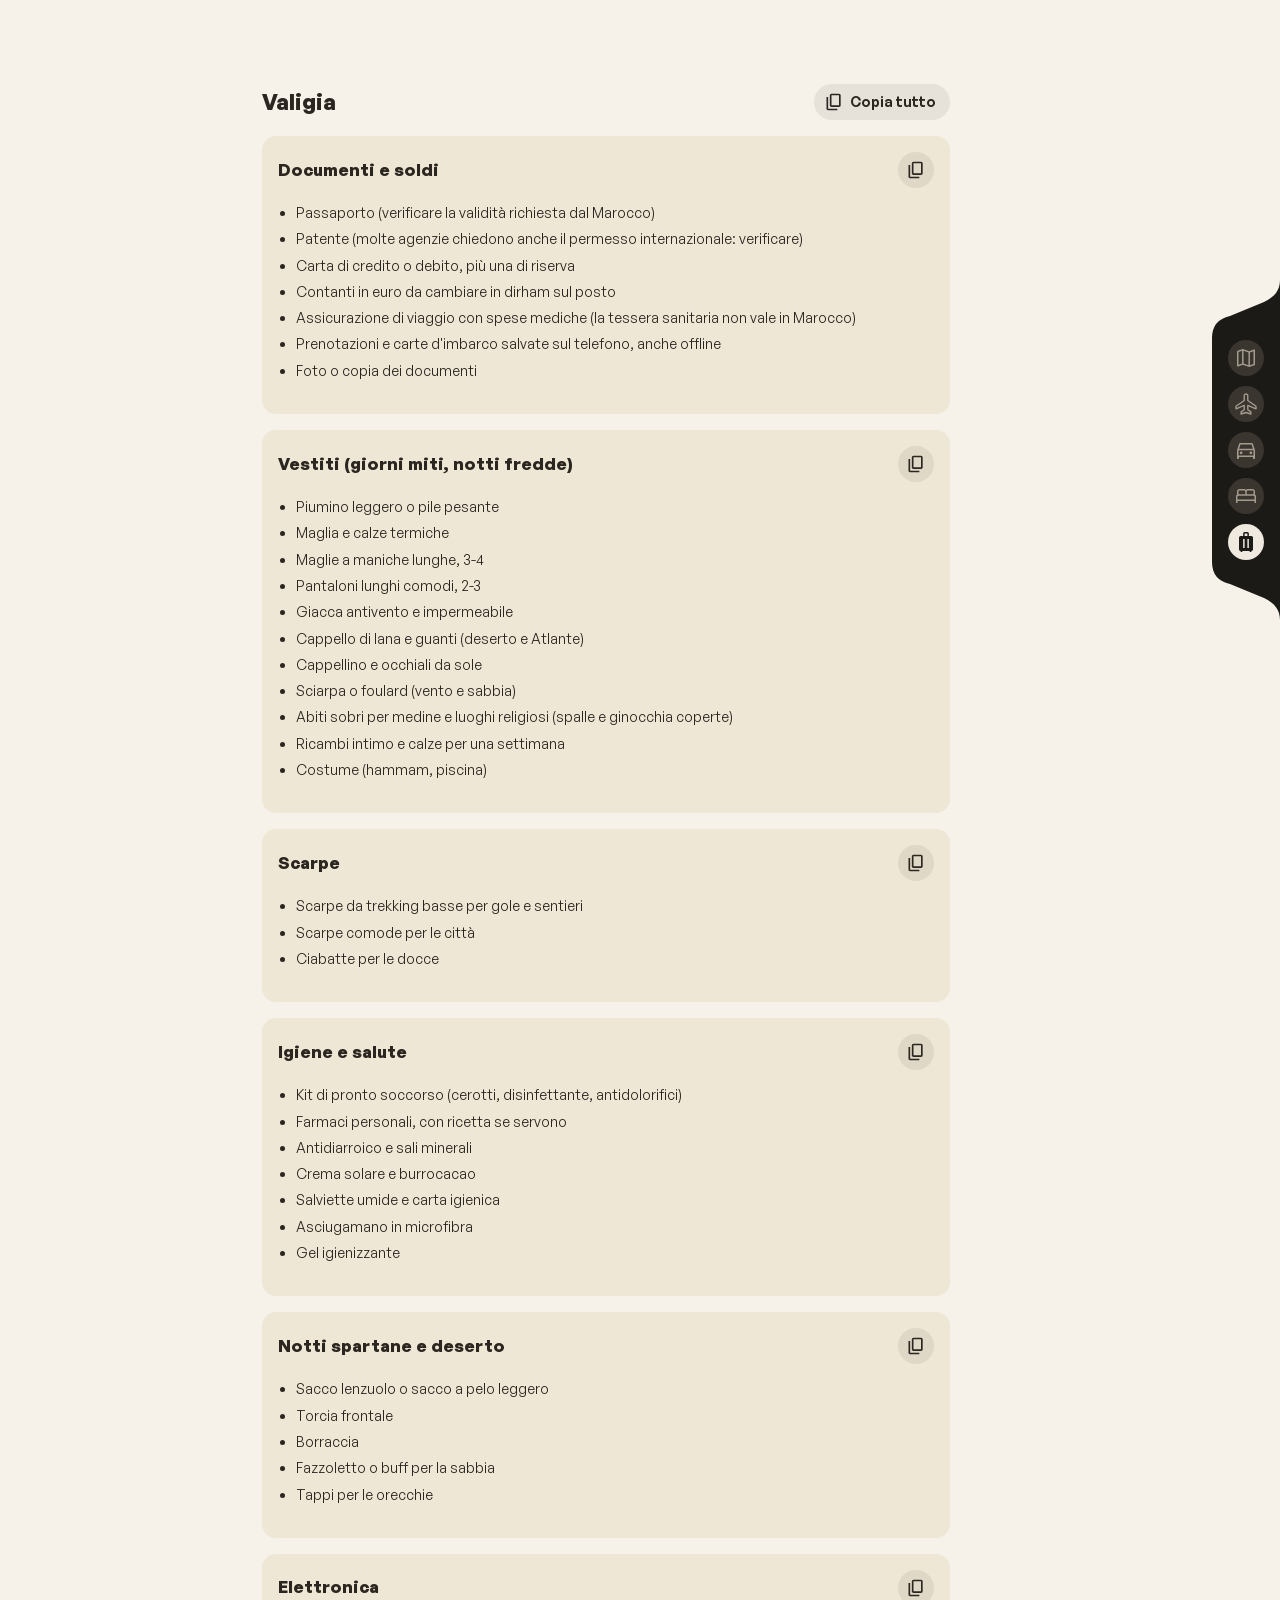
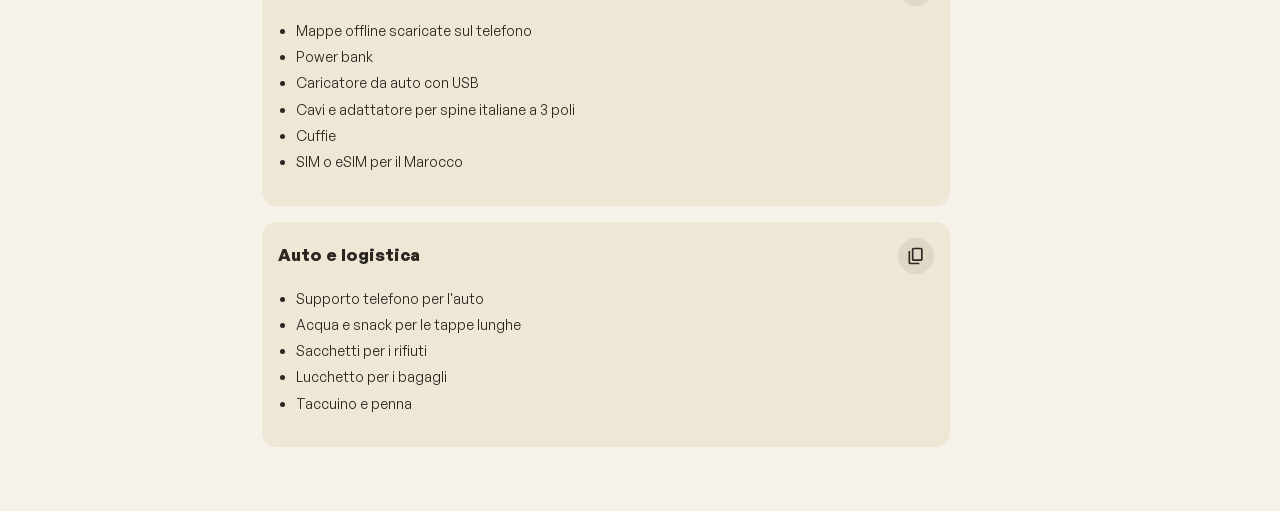
<file: valigia.html>
<!doctype html>
<html lang="it">
<head>
<meta charset="utf-8">
<meta name="viewport" content="width=device-width, initial-scale=1, viewport-fit=cover">
<meta name="theme-color" content="#f6f2ea"><!-- barra di stato del telefono: colore della pagina -->
<link rel="manifest" href="manifest.webmanifest">
<link rel="icon" href="icone/icona.svg" type="image/svg+xml">
<link rel="apple-touch-icon" href="icone/icona-180.png">
<meta name="mobile-web-app-capable" content="yes">
<meta name="apple-mobile-web-app-capable" content="yes">
<meta name="apple-mobile-web-app-title" content="Marocco">
<meta name="apple-mobile-web-app-status-bar-style" content="black-translucent"><!-- come app sulla Home: la pagina va sotto la barra di stato -->
<title>Valigia — Marocco</title>
<link rel="stylesheet" href="stile.css">
<style>
  .list { margin: 0 0 14px; padding-left: 18px; font-size: 14px; }
  .list li { padding: 3px 0; }
  .trow { display: flex; justify-content: space-between; align-items: center; gap: 12px; margin: 0 0 16px; }
  .trow .ptitle { margin: 0; }
  .ibtn { flex: none; display: grid; place-items: center; width: 36px; height: 36px; padding: 0; border: 0; border-radius: 50%; background: color-mix(in srgb, var(--ink) 8%, transparent); color: var(--ink); cursor: pointer; }
  .ibtn.lbl { width: auto; gap: 6px; padding: 0 14px 0 10px; border-radius: 999px; grid-auto-flow: column; font: inherit; font-size: 14px; font-weight: 600; }
  .card { border: 0; }
  .ibtn:active { background: color-mix(in srgb, var(--ink) 16%, transparent); }
</style>
</head>
<body data-page="valigia">
<main class="page" id="root"></main>
<script src="nav.js"></script>
<script>
const COPIA = 'M360-240q-33 0-56.5-23.5T280-320v-480q0-33 23.5-56.5T360-880h360q33 0 56.5 23.5T800-800v480q0 33-23.5 56.5T720-240H360Zm0-80h360v-480H360v480ZM200-80q-33 0-56.5-23.5T120-160v-560h80v560h440v80H200Zm160-240v-480 480Z', OK = 'M382-240 154-468l57-57 171 171 367-367 57 57-424 424Z';
const ibtn = (label, t, conLabel) => {
  const b = el('button', conLabel ? 'ibtn lbl' : 'ibtn'), vista = ic => b.innerHTML = iconaSvg(ic, 20) + (conLabel ? label : '');
  b.type = 'button'; b.ariaLabel = label; vista(COPIA);
  b.onclick = async () => { await navigator.clipboard.writeText(t()); vista(OK); setTimeout(() => vista(COPIA), 1500); };
  return b;
};
const testo = s => `${s.nome.toUpperCase()}\n${s.voci.map(v => '- ' + v).join('\n')}`;
load('valigia').then(d => {
  const h = document.querySelector('.ptitle'), row = el('div', 'trow'), all = ibtn('Copia tutto', () => d.sezioni.map(testo).join('\n\n'), true);
  h.replaceWith(row); row.append(h, all);
  for (const s of d.sezioni) {
    const card = el('section', 'card'), head = el('div', 'chead');
    head.append(el('h2', '', s.nome), ibtn('Copia ' + s.nome, () => testo(s)));
    const ul = el('ul', 'list'); s.voci.forEach(v => ul.append(el('li', '', v)));
    card.append(head, ul); root.append(card);
  }
}).catch(() => root.append(el('p', 'intro', 'Dati non disponibili.')));
</script>
</body>
</html>
</file>
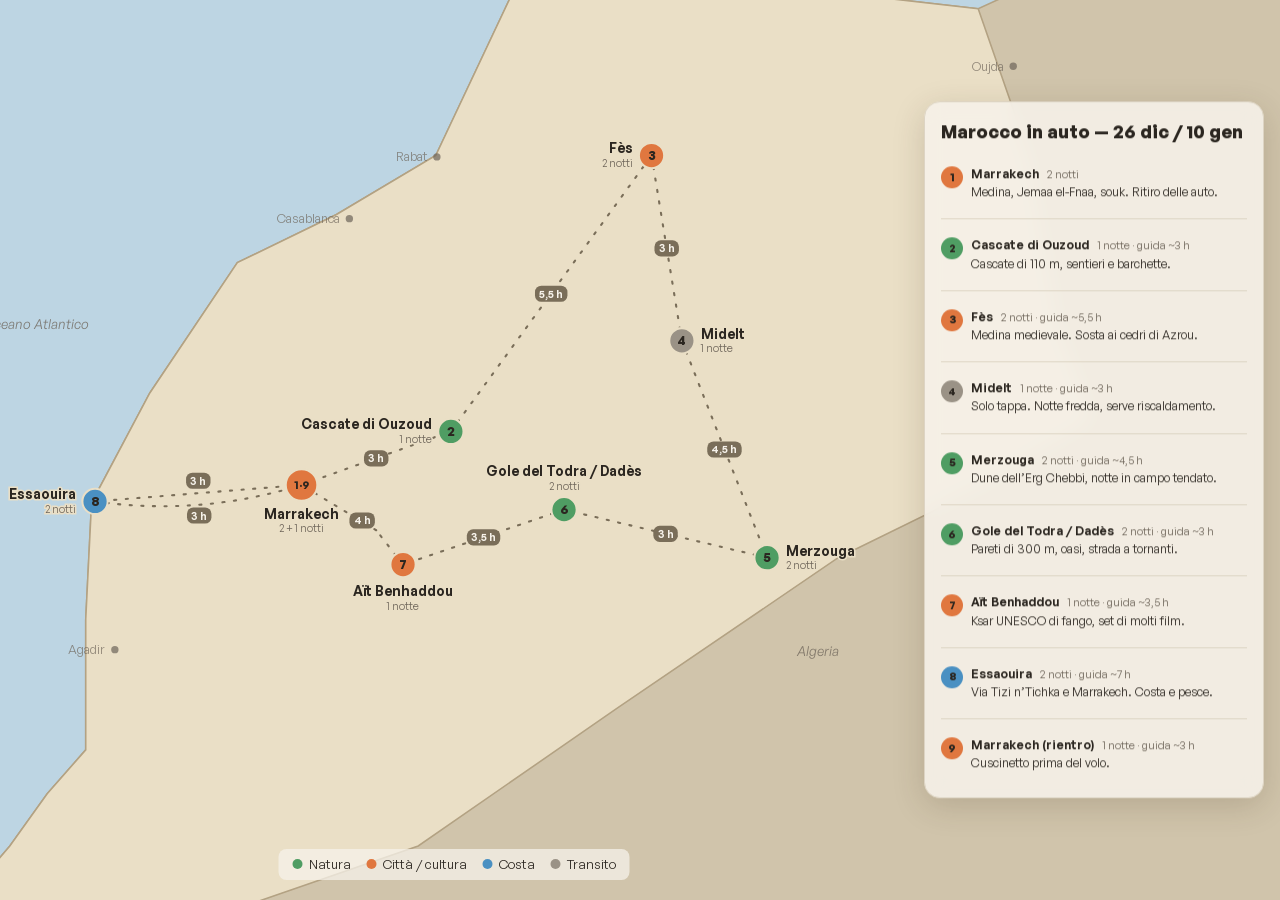
<file: viaggio.html>
<!doctype html>
<html lang="it">
<head>
<meta charset="utf-8">
<meta name="viewport" content="width=device-width, initial-scale=1">
<title>Marocco — giro in auto</title>
<style>
  @font-face { font-family: "General Sans"; src: url(font/GeneralSans-Variable.woff2) format("woff2"); font-weight: 200 700; font-style: normal; font-display: swap; }
  @font-face { font-family: "General Sans"; src: url(font/GeneralSans-Italic.woff2) format("woff2"); font-weight: 400; font-style: italic; font-display: swap; }
  :root {
    color-scheme: light;
    --bg: #f6f2ea; --ink: #2b2620; --muted: #6e655a; --line: #ddd4c4;
    --sea: #bdd5e3; --land: #eadfc6; --land-edge: #b3a283;
    --nat: #4f9d63; --city: #e0773f; --coast: #4a90c2; --transit: #9a9286; --dot-ink: #2b2620;
    --land-africa: color-mix(in srgb, var(--land) 82%, #5a4a30); --route: #4a3d2a; --route-line: color-mix(in srgb, var(--route) 70%, var(--land)); --tag-bg: var(--route-line); --tag-ink: #f6f2ea;
  }
  * { box-sizing: border-box; }
  html, body { height: 100%; overflow: hidden; overscroll-behavior: none; }
  body { margin: 0; background: var(--bg); color: var(--ink); font: 15px/1.45 "General Sans", system-ui, sans-serif; }
  h1 { font-size: 18px; margin: 0; }
  h1 .m { display: none; }
  .zoom { position: fixed; inset: 0; overflow: clip; background: var(--sea); touch-action: none; cursor: grab; }
  .zstage { position: absolute; left: 0; top: 0; transform-origin: 0 0; }
  .zstage svg { display: block; max-width: none; }
  .legend { position: fixed; z-index: 1; left: calc((100% - 372px) / 2); bottom: 20px; transform: translateX(-50%); display: flex; flex-wrap: nowrap; justify-content: center; gap: 16px; padding: 6px 14px; border-radius: 8px; background: color-mix(in srgb, var(--bg) 75%, transparent); color: var(--ink); font-size: 13px; white-space: nowrap; pointer-events: none; }
  .legend i { display: inline-block; width: 10px; height: 10px; border-radius: 50%; margin-right: 6px; }
  .panel { position: fixed; z-index: 5; top: 50%; right: 16px; transform: translateY(-50%); width: 340px; max-height: calc(100vh - 32px); max-height: calc(100dvh - 32px); display: flex; flex-direction: column; border: 1px solid var(--line); border-radius: 16px; background: color-mix(in srgb, var(--bg) 88%, transparent); -webkit-backdrop-filter: blur(10px); backdrop-filter: blur(10px); box-shadow: 0 8px 32px rgba(60, 45, 20, .18); }
  .phead { flex: none; padding: 16px 16px 4px; }
  .grab { display: none; width: 36px; height: 4px; margin: 0 auto 12px; border-radius: 2px; background: var(--muted); opacity: .5; }
  .plist { overflow-y: auto; overscroll-behavior: contain; padding: 0 16px 8px; }
  @media (max-width: 700px) {
    .panel { top: auto; left: 0; right: 0; bottom: 0; width: auto; height: 88vh; height: 88dvh; max-height: none; border-width: 1px 0 0; border-radius: 16px 16px 0 0; transform: translateY(var(--y, 60%)); transition: transform .25s ease; }
    .panel.drag { transition: none; }
    .phead { padding-top: 8px; touch-action: none; cursor: grab; }
    .grab { display: block; }
    h1 .d { display: none; }
    h1 .m { display: inline; }
    .plist { padding-bottom: max(8px, env(safe-area-inset-bottom)); }
    .legend { left: 50%; top: max(12px, env(safe-area-inset-top)); bottom: auto; gap: 10px; padding: 5px 8px; font-size: 11px; }
  }
  .stop, [data-slug] { cursor: pointer; }
  ol li[data-slug]:hover .t { text-decoration: underline; }
  .modal { position: fixed; inset: 0; z-index: 20; display: flex; align-items: flex-end; justify-content: center; background: rgba(30, 22, 10, .45); }
  .modal[hidden] { display: none; }
  .sheet { width: 100%; max-width: 560px; max-height: 88vh; max-height: 88dvh; overflow-y: auto; padding: 16px 16px 28px; background: var(--bg); color: var(--ink); border: 1px solid var(--line); border-radius: 16px 16px 0 0; }
  @media (min-width: 700px) { .modal { align-items: center; } .sheet { border-radius: 16px; } }
  .mhead { display: flex; justify-content: space-between; align-items: flex-start; gap: 12px; margin-bottom: 12px; }
  .sheet h2 { margin: 0; font-size: 20px; }
  .mmeta { color: var(--muted); font-size: 13px; }
  .mclose { flex: none; width: 36px; height: 36px; border: 0; border-radius: 50%; font-size: 22px; line-height: 1; cursor: pointer; background: var(--line); color: var(--ink); }
  .mphotos { display: flex; gap: 10px; overflow-x: auto; scroll-snap-type: x mandatory; scroll-padding: 0 16px; margin: 0 -16px 14px; padding: 0 16px 12px; scrollbar-width: thin; }
  .mphotos figure { flex: 0 0 82%; margin: 0; scroll-snap-align: start; }
  .mphotos img { display: block; width: 100%; aspect-ratio: 3 / 2; object-fit: cover; border-radius: 10px; background: var(--line); }
  .mphotos figcaption { margin-top: 4px; font-size: 11px; line-height: 1.35; color: var(--muted); }
  .mphotos .mcap { color: var(--ink); font-size: 12px; }
  .mphotos a { color: inherit; }
  .mdesc { margin: 0 0 14px; font-size: 15px; }
  .mlabel { margin-bottom: 6px; color: var(--muted); font-size: 12px; text-transform: uppercase; letter-spacing: .05em; }
  .mtodo { margin: 0; padding-left: 18px; font-size: 14px; }
  .mtodo li { display: list-item; padding: 3px 0; border: 0; font-size: 14px; cursor: default; }
  ol { list-style: none; margin: 0; padding: 0; }
  li { display: grid; grid-template-columns: 22px 1fr; gap: 8px; padding: 18px 0; font-size: 12px; line-height: 1.35; border-bottom: 1px solid var(--line); }
  li:last-child { border-bottom: 0; }
  .n { width: 22px; height: 22px; border-radius: 50%; color: var(--dot-ink); font-weight: 700; display: grid; place-items: center; font-size: 11px; }
  .head { display: flex; flex-wrap: wrap; align-items: baseline; gap: 0 8px; }
  .t { font-weight: 600; }
  .meta { color: var(--muted); font-size: 11px; }
  .note { margin-top: 2px; }
  </style>
</head>
<body>
<div class="zoom"><div class="zstage"><svg id="map" viewBox="-860 -440 7860 9600" role="img" aria-label="Mappa dell'itinerario in Marocco"></svg></div></div>
<div class="legend">
  <span><i style="background:var(--nat)"></i>Natura</span>
  <span><i style="background:var(--city)"></i>Città / cultura</span>
  <span><i style="background:var(--coast)"></i>Costa</span>
  <span><i style="background:var(--transit)"></i>Transito</span>
</div>
<aside class="panel drag">
  <div class="phead"><div class="grab"></div><h1><span class="d">Marocco in auto — 26 dic / 10 gen</span><span class="m">Tappe</span></h1></div>
  <ol id="list" class="plist"></ol>
</aside>

<script>
// Equirettangolare con longitudine scalata a 32°N: abbastanza per una mappa schematica.
// Zoom sul tragitto: scala 130 px/grado, origine spostata per centrare il giro (le etichette restano a dimensione fissa).
const X = lon => -28 + (lon + 11.2) * 0.85 * 130;
const Y = lat => -170 + (36 - lat) * 130;
const P = ([lat, lon]) => `${X(lon).toFixed(1)},${Y(lat).toFixed(1)}`;

// Contorno semplificato (lat, lon), in senso orario da Capo Spartel.
const outline = [
  [35.79,-5.92],[35.9,-5.35],[35.6,-4.6],[35.25,-3.93],[35.17,-2.93],[35.1,-2.2],
  [34.0,-1.75],[32.8,-1.5],[32.1,-1.2],[31.6,-2.2],[31.1,-3.4],[30.0,-5.3],
  [29.0,-7.0],[28.5,-8.7],[28.5,-11.0],[29.0,-10.5],[29.38,-10.18],[29.7,-9.85],
  [30.65,-9.85],[31.5,-9.8],[32.3,-9.3],[33.25,-8.55],[33.6,-7.7],[34.03,-6.85],[35.2,-6.2]
];

// Contorno grossolano dell'Africa (lat, lon), in senso orario da Capo Spartel. Il tratto marocchino coincide con `outline`.
const africa = [
  [35.79,-5.92],[35.9,-5.35],[35.6,-4.6],[35.25,-3.93],[35.17,-2.93],[35.1,-2.2],
  [35.7,-0.65],[36.1,0.5],[36.5,1.8],[36.77,3.06],[36.9,5.1],[37.0,6.9],[36.9,8.0],[37.25,9.85],[36.8,10.3],[37.05,11.0],
  [35.8,10.8],[34.7,10.8],[33.9,10.1],[33.1,11.5],[32.9,13.2],[32.4,15.1],[31.2,16.6],[30.3,19.0],[31.8,20.0],[32.8,22.0],
  [32.1,23.9],[31.6,25.1],[31.3,27.2],[31.2,29.9],[31.3,31.4],[31.25,32.3],[29.9,32.6],[28.0,33.5],[24.1,35.5],[22.0,36.9],
  [19.6,37.2],[15.6,39.5],[12.6,43.3],[11.6,43.1],[11.8,51.3],[8.0,49.8],[2.0,45.3],[-1.7,41.5],[-4.0,39.7],[-6.8,39.3],
  [-10.3,40.2],[-15.0,40.7],[-19.8,34.9],[-24.0,35.5],[-25.9,32.6],[-29.9,31.0],[-33.0,27.9],[-34.0,25.7],[-34.8,20.0],
  [-33.9,18.4],[-28.6,16.5],[-26.6,15.2],[-22.9,14.5],[-18.0,11.8],[-12.4,13.7],[-8.8,13.2],[-5.9,12.2],[-0.7,8.8],[0.4,9.4],
  [3.8,9.7],[4.3,7.0],[6.4,3.4],[5.6,-0.2],[5.2,-4.0],[4.4,-7.6],[6.3,-10.8],[8.5,-13.2],[10.0,-14.4],[11.9,-15.6],
  [14.7,-17.5],[16.0,-16.5],[18.1,-16.0],[20.9,-17.05],[23.7,-15.95],[27.1,-13.2],[27.9,-12.9],[28.5,-11.0],[29.0,-10.5],
  [29.38,-10.18],[29.7,-9.85],[30.65,-9.85],[31.5,-9.8],[32.3,-9.3],[33.25,-8.55],[33.6,-7.7],[34.03,-6.85],[35.2,-6.2]
];
const madagascar = [[-12.0,49.3],[-16.0,50.4],[-22.0,47.9],[-25.5,45.2],[-24.0,43.7],[-17.0,44.0],[-15.5,46.3]];

// n = numero tappa, tipo: nat | city | coast | transit
const stops = [
  {n:1, slug:'marrakech',  name:'Marrakech',           ll:[31.63,-8.0],   type:'city',    nights:2, drive:'',      note:'Medina, Jemaa el-Fnaa, souk. Ritiro delle auto.', lab:[0,32,'middle']},
  {n:2, slug:'ouzoud',  name:'Cascate di Ouzoud',   ll:[32.02,-6.72],  type:'nat',     nights:1, drive:'~3 h',  note:'Cascate di 110 m, sentieri e barchette.',        lab:[-18,-2,'end']},
  {n:3, slug:'fes',  name:'Fès',                 ll:[34.03,-5.0],   type:'city',    nights:2, drive:'~5,5 h',note:'Medina medievale. Sosta ai cedri di Azrou.', lab:[-18,-2,'end']},
  {n:4, slug:'midelt',  name:'Midelt',              ll:[32.68,-4.74],  type:'transit', nights:1, drive:'~3 h',  note:'Solo tappa. Notte fredda, serve riscaldamento.', lab:[18,-2,'start']},
  {n:5, slug:'merzouga',  name:'Merzouga',            ll:[31.10,-4.01],  type:'nat',     nights:2, drive:'~4,5 h',note:'Dune dell’Erg Chebbi, notte in campo tendato.',  lab:[18,-2,'start']},
  {n:6, slug:'todra-dades',  name:'Gole del Todra / Dadès',ll:[31.45,-5.75],type:'nat',     nights:2, drive:'~3 h',  note:'Pareti di 300 m, oasi, strada a tornanti.',      lab:[0,-32,'middle']},
  {n:7, slug:'ait-benhaddou',  name:'Aït Benhaddou',       ll:[31.05,-7.13],  type:'city',    nights:1, drive:'~3,5 h',note:'Ksar UNESCO di fango, set di molti film.',       lab:[0,30,'middle']},
  {n:8, slug:'essaouira',  name:'Essaouira',           ll:[31.51,-9.77],  type:'coast',   nights:2, drive:'~7 h',  note:'Via Tizi n’Tichka e Marrakech. Costa e pesce.', lab:[-18,-2,'end']},
  {n:9, slug:'marrakech',  name:'Marrakech (rientro)', ll:[31.63,-8.0],   type:'city',    nights:1, drive:'~3 h',  note:'Cuscinetto prima del volo.',                      lab:null}
];

// Punto di passaggio non numerato.
const via = { tizi:[31.3,-7.36] };
const at = n => stops.find(s => s.n === n).ll;
const nightsLabel = s => s.n === 1 ? `${s.nights} + ${stops.find(t => t.n === 9).nights} notti` : `${s.nights} ${s.nights === 1 ? 'notte' : 'notti'}`;

// [da, a, curvatura, ore, dx, dy, ancora] — ore = etichetta sul tratto (dx/dy spostano il testo).
const segs = [
  [at(1), at(2), 0, '3 h'], [at(2), at(3), 0, '5,5 h'], [at(3), at(4), 0, '3 h'],
  [at(4), at(5), 0, '4,5 h'], [at(5), at(6), 0, '3 h'], [at(6), at(7), 0, '3,5 h'],
  [at(7), via.tizi, 0, '', 0, 0, 'middle', true], [via.tizi, at(1), 0, '4 h', 14, 16, 'start'],
  [at(1), at(8), 0, '3 h', 0, -8], [at(8), at(1), 22, '3 h', 0, 14]
];

const color = t => `var(--${t === 'transit' ? 'transit' : t})`;
const svg = document.getElementById('map');
let out = `<defs><marker id="a" viewBox="0 0 10 10" refX="8" refY="5" markerWidth="6" markerHeight="6" orient="auto-start-reverse">
  <path d="M0,1 L9,5 L0,9 z" fill="var(--route-line)"/></marker></defs>
  <rect x="-3000" y="-3000" width="7000" height="7000" fill="var(--sea)"/>
  <g fill="var(--land-africa)" stroke="var(--land-edge)" stroke-width="1.5" vector-effect="non-scaling-stroke">${[africa, madagascar].map(a => `<polygon points="${a.map(P).join(' ')}" vector-effect="non-scaling-stroke"/>`).join('')}</g>
  <polygon points="${outline.map(P).join(' ')}" fill="var(--land)" stroke="var(--land-edge)" stroke-width="1.5"/>
  <g fill="var(--muted)" font-size="13" font-style="italic" opacity=".8">
    <text x="24" y="250">Oceano Atlantico</text>
    <text x="815" y="560" text-anchor="middle">Algeria</text>
  </g>`;

// Grandi città fuori dal giro: solo riferimento per orientarsi, volutamente discrete.
const refCities = [
  { name: 'Tangeri',    ll: [35.78, -5.80], dx: 9,  anchor: 'start' },
  { name: 'Oujda',      ll: [34.68, -1.90], dx: -9, anchor: 'end' },
  { name: 'Rabat',      ll: [34.02, -6.84], dx: -9, anchor: 'end' },
  { name: 'Casablanca', ll: [33.57, -7.59], dx: -9, anchor: 'end' },
  { name: 'Agadir',     ll: [30.43, -9.60], dx: -9, anchor: 'end' }
];
out += `<g fill="var(--muted)" opacity=".7" font-size="12">${refCities.map(c =>
  `<circle cx="${X(c.ll[1])}" cy="${Y(c.ll[0])}" r="3.5"/><text x="${X(c.ll[1]) + c.dx}" y="${Y(c.ll[0]) + 4}" text-anchor="${c.anchor}">${c.name}</text>`).join('')}</g>`;

const labels = [];
for (const [a, b, bend, h, ox = 0, oy = 4, anchor = 'middle', noArrow] of segs) {
  const [x1, y1] = [X(a[1]), Y(a[0])], [x2, y2] = [X(b[1]), Y(b[0])];
  const mx = (x1 + x2) / 2, my = (y1 + y2) / 2;
  const dx = x2 - x1, dy = y2 - y1, len = Math.hypot(dx, dy) || 1;
  const cx = mx - dy / len * bend, cy = my + dx / len * bend;
  out += `<path d="M${x1},${y1} Q${cx},${cy} ${x2},${y2}" fill="none" stroke="var(--route-line)" stroke-width="2" stroke-linecap="round" stroke-dasharray="2 9" ${noArrow ? '' : 'marker-end="url(#a)"'}/>`;
  // punto a metà della curva (t = 0,5)
  if (h) labels.push(`<text x="${(x1 + 2 * cx + x2) / 4 + ox}" y="${(y1 + 2 * cy + y2) / 4 + oy}" text-anchor="${anchor}" class="hl" font-size="10" font-weight="600" fill="var(--tag-ink)">${h}</text>`);
}
out += labels.join('');

for (const s of stops) {
  if (s.n === 9) continue; // stesso punto della tappa 1
  const x = X(s.ll[1]), y = Y(s.ll[0]);
  const num = s.n === 1 ? '1·9' : s.n;
  const nts = nightsLabel(s);
  out += `<g class="stop" data-slug="${s.slug}"><circle cx="${x}" cy="${y}" r="${s.n === 1 ? 15 : 12}" fill="${color(s.type)}" stroke="var(--land)" stroke-width="2"/>
    <text x="${x}" y="${y + 4}" text-anchor="middle" font-size="${s.n === 1 ? 10 : 12}" font-weight="700" fill="var(--dot-ink)">${num}</text>
    <text x="${x + s.lab[0]}" y="${y + s.lab[1]}" text-anchor="${s.lab[2]}" font-size="13" font-weight="600" fill="var(--ink)"
      stroke="var(--land)" stroke-width="3" paint-order="stroke">${s.name}</text>
    <text x="${x + s.lab[0]}" y="${y + s.lab[1] + 13}" text-anchor="${s.lab[2]}" font-size="10" fill="var(--muted)"
      stroke="var(--land)" stroke-width="3" paint-order="stroke">${nts}</text></g>`;
}
svg.innerHTML = out;
// sfondo a pillola dietro ogni valore delle ore, misurato sul testo
// (dopo il caricamento del font, altrimenti le pillole sono misurate col carattere di ripiego)
document.fonts.load('600 10px "General Sans"').then(() => svg.querySelectorAll('text.hl').forEach(t => {
  const b = t.getBBox();
  const r = document.createElementNS('http://www.w3.org/2000/svg', 'rect');
  r.setAttribute('x', b.x - 4); r.setAttribute('y', b.y - 1);
  r.setAttribute('width', b.width + 8); r.setAttribute('height', b.height + 2);
  r.setAttribute('rx', 6); r.setAttribute('fill', 'var(--tag-bg)');
  t.before(r);
}));

// Lista tappe
document.getElementById('list').innerHTML = stops.map(s => `
  <li data-slug="${s.slug}"><span class="n" style="background:${color(s.type)}">${s.n}</span>
  <div><div class="head"><span class="t">${s.name}</span>
  <span class="meta">${s.nights} ${s.nights === 1 ? 'notte' : 'notti'}${s.drive ? ' · guida ' + s.drive : ''}</span></div>
  <div class="note">${s.note}</div></div></li>`).join('');

// Mappa sempre a tutto schermo: un dito sposta, due dita zoomano (rotellina su desktop).
// Si disegna tutta l'Africa: pizzicando indietro si vede il contesto; all'avvio si inquadra il tragitto.
const VB = [-860, -440, 7860, 9600];
const W = VB[2], H = VB[3];
const zoom = document.querySelector('.zoom');
const stage = zoom.querySelector('.zstage');
stage.style.width = svg.style.width = W + 'px'; stage.style.height = svg.style.height = H + 'px';
let sc = 1, tx = 0, ty = 0, minSc = 1;
const calcMin = () => Math.min(zoom.clientWidth / W, zoom.clientHeight / H);

const apply = () => {
  const vw = zoom.clientWidth, vh = zoom.clientHeight, w = W * sc, h = H * sc;
  tx = w <= vw ? (vw - w) / 2 : Math.min(0, Math.max(vw - w, tx));
  ty = h <= vh ? (vh - h) / 2 : Math.min(0, Math.max(vh - h, ty));
  stage.style.transform = `translate(${tx}px,${ty}px) scale(${sc})`;
};
const zoomAt = (f, cx, cy) => {
  const n = Math.min(4, Math.max(minSc, sc * f));
  tx = cx - (cx - tx) * (n / sc); ty = cy - (cy - ty) * (n / sc); sc = n; apply();
};

// Pannello tappe: su desktop è un riquadro flottante; su mobile è un bottom sheet con tre posizioni (chiuso, metà, aperto).
const panel = document.querySelector('.panel'), phead = panel.querySelector('.phead');
const mobile = matchMedia('(max-width: 700px)');
const snaps = () => [panel.offsetHeight - phead.offsetHeight - 8, panel.offsetHeight - innerHeight * .42, 0]; // translateY di ogni posizione
let snapI = 1;
const setY = (y, dragging) => { panel.classList.toggle('drag', !!dragging); panel.style.setProperty('--y', y + 'px'); };
const goSnap = i => { snapI = i; setY(snaps()[i]); };
let drag = null;
phead.addEventListener('pointerdown', e => {
  if (!mobile.matches) return;
  phead.setPointerCapture(e.pointerId);
  drag = { y0: e.clientY, p0: snaps()[snapI], t: e.timeStamp, last: e.clientY, v: 0, moved: false };
});
phead.addEventListener('pointermove', e => {
  if (!drag) return;
  if (Math.abs(e.clientY - drag.y0) > 6) drag.moved = true;
  drag.v = (e.clientY - drag.last) / Math.max(1, e.timeStamp - drag.t); drag.last = e.clientY; drag.t = e.timeStamp;
  const s = snaps();
  if (drag.moved) setY(Math.min(s[0], Math.max(s[2], drag.p0 + e.clientY - drag.y0)), true);
});
phead.addEventListener('pointerup', e => {
  if (!drag) return;
  const s = snaps(), y = drag.p0 + e.clientY - drag.y0 + drag.v * 150; // proietta con la velocità: un colpo di dito vale più di uno spostamento lento
  goSnap(drag.moved ? s.reduce((b, v, i) => Math.abs(v - y) < Math.abs(s[b] - y) ? i : b, 0) : (snapI === 0 ? 1 : 0));
  drag = null;
});
phead.addEventListener('pointercancel', () => { drag = null; goSnap(snapI); });

// Inquadratura iniziale: il tragitto (circa 860×460 nel disegno, centro 470,365) centrato nella parte di schermo non coperta dal pannello.
const fit = () => {
  minSc = calcMin();
  const w = mobile.matches ? innerWidth : innerWidth - panel.offsetWidth - 32;
  const h = mobile.matches ? innerHeight - (panel.offsetHeight - snaps()[1]) : innerHeight;
  const top = mobile.matches ? 48 : 0; // su mobile la legenda sta in alto
  sc = Math.min(1.3, Math.max(minSc, .75, Math.min(w / 860, (h - top) / 460)));
  tx = w / 2 - (470 - VB[0]) * sc; ty = top + (h - top) / 2 - (365 - VB[1]) * sc; apply();
};
setY(snaps()[1]); fit(); setTimeout(() => panel.classList.remove('drag'), 50);

document.getElementById('list').addEventListener('click', e => { const li = e.target.closest('[data-slug]'); if (li) openTappa(li.dataset.slug); });
addEventListener('keydown', e => { if (e.key === 'Escape' && !modal.hidden) closeTappa(); });
addEventListener('resize', () => { minSc = calcMin(); sc = Math.max(sc, minSc); apply(); goSnap(snapI); });

const ptrs = new Map();
let tap = null;
zoom.addEventListener('pointerdown', e => {
  tap = ptrs.size ? null : { x: e.clientX, y: e.clientY, moved: false };
  zoom.setPointerCapture(e.pointerId); ptrs.set(e.pointerId, { x: e.clientX, y: e.clientY });
});
zoom.addEventListener('pointermove', e => {
  const prev = ptrs.get(e.pointerId); if (!prev) return;
  const cur = { x: e.clientX, y: e.clientY };
  if (tap && Math.hypot(cur.x - tap.x, cur.y - tap.y) > 8) tap.moved = true;
  if (ptrs.size === 1) { tx += cur.x - prev.x; ty += cur.y - prev.y; apply(); }
  else if (ptrs.size === 2) {
    const o = [...ptrs].find(([id]) => id !== e.pointerId)[1];
    const d0 = Math.hypot(prev.x - o.x, prev.y - o.y), d1 = Math.hypot(cur.x - o.x, cur.y - o.y);
    const mx = (cur.x + o.x) / 2, my = (cur.y + o.y) / 2;
    tx += mx - (prev.x + o.x) / 2; ty += my - (prev.y + o.y) / 2;
    d0 ? zoomAt(d1 / d0, mx, my) : apply();
  }
  ptrs.set(e.pointerId, cur);
});
zoom.addEventListener('pointerup', e => {
  if (tap && !tap.moved && ptrs.size === 1) {
    const g = document.elementFromPoint(e.clientX, e.clientY)?.closest('[data-slug]');
    if (g) openTappa(g.dataset.slug);
  }
  tap = null; ptrs.delete(e.pointerId);
});
zoom.addEventListener('pointercancel', e => { tap = null; ptrs.delete(e.pointerId); });
zoom.addEventListener('wheel', e => { e.preventDefault(); zoomAt(Math.exp(-e.deltaY * 0.002), e.clientX, e.clientY); }, { passive: false });

// Scheda della tappa: legge tappe.md (fonte dei contenuti) alla prima apertura.
const modal = document.createElement('div');
modal.className = 'modal'; modal.hidden = true;
modal.innerHTML = '<div class="sheet" role="dialog" aria-modal="true"></div>';
document.body.append(modal);
const sheet = modal.firstChild;
const closeTappa = () => { modal.hidden = true; };
modal.addEventListener('click', e => { if (e.target === modal) closeTappa(); });

let tappe;
const loadTappe = () => tappe ||= fetch('tappe.md').then(r => { if (!r.ok) throw new Error(r.status); return r.text(); }).then(t => {
  const out = {};
  for (const b of t.split(/^## /m).slice(1)) {
    const [head, ...rest] = b.split('\n'), body = rest.join('\n');
    const [slug, nome] = head.split(' — ');
    const sec = n => (body.split(new RegExp(`^### ${n}\\s*$`, 'm'))[1] || '').split(/^### /m)[0];
    const items = x => x.split('\n').filter(l => l.startsWith('- ')).map(l => l.slice(2).trim());
    out[slug.trim()] = {
      nome: nome.trim(), desc: body.split(/^### /m)[0].trim(), todo: items(sec('Da fare')),
      foto: items(sec('Foto')).map(l => { const [src, cap, cred, url] = l.split(' | '); return { src, cap, cred, url }; })
    };
  }
  return out;
});

const el = (tag, cls, text) => { const n = document.createElement(tag); if (cls) n.className = cls; if (text != null) n.textContent = text; return n; };

async function openTappa(slug) {
  const st = stops.find(s => s.slug === slug);
  sheet.replaceChildren();
  const head = el('div', 'mhead'), titles = el('div');
  titles.append(el('h2', '', st.name), el('div', 'mmeta', nightsLabel(st)));
  const x = el('button', 'mclose', '×'); x.type = 'button'; x.setAttribute('aria-label', 'Chiudi'); x.onclick = closeTappa;
  head.append(titles, x); sheet.append(head);
  modal.hidden = false; sheet.scrollTop = 0;
  let d;
  try { d = (await loadTappe())[slug]; if (!d) throw new Error('assente'); }
  catch { sheet.append(el('p', 'mdesc', 'Contenuti non disponibili: aprire la pagina online (in locale il file tappe.md non si può leggere).')); return; }

  if (d.foto.length) {
    const strip = el('div', 'mphotos');
    for (const f of d.foto) {
      const fig = el('figure'), img = new Image();
      img.src = f.src; img.alt = f.cap; img.loading = 'lazy';
      const cap = el('figcaption'); cap.append(el('span', 'mcap', f.cap), document.createElement('br'));
      if (/^https:/.test(f.url || '')) { const a = el('a', '', f.cred); a.href = f.url; a.target = '_blank'; a.rel = 'noopener'; cap.append(a); }
      else cap.append(f.cred || '');
      fig.append(img, cap); strip.append(fig);
    }
    sheet.append(strip);
  }
  sheet.append(el('p', 'mdesc', d.desc));
  if (d.todo.length) {
    sheet.append(el('div', 'mlabel', 'Da fare'));
    const ul = el('ul', 'mtodo'); d.todo.forEach(t => ul.append(el('li', '', t))); sheet.append(ul);
  }
}
</script>
</body>
</html>
</file>
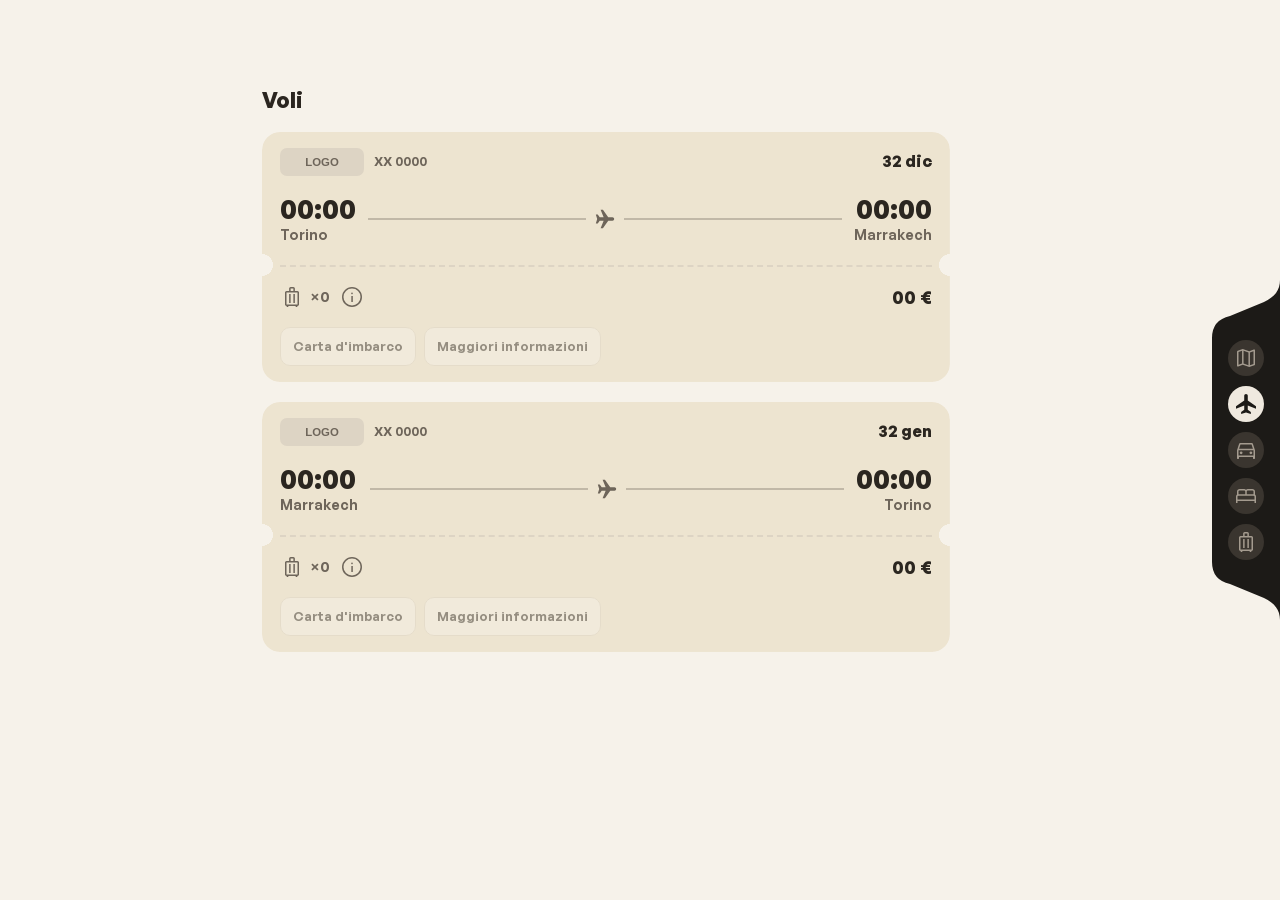
<file: voli.html>
<!doctype html>
<html lang="it">
<head>
<meta charset="utf-8">
<meta name="viewport" content="width=device-width, initial-scale=1, viewport-fit=cover">
<meta name="theme-color" content="#f6f2ea"><!-- barra di stato del telefono: colore della pagina -->
<link rel="manifest" href="manifest.webmanifest">
<link rel="icon" href="icone/icona.svg" type="image/svg+xml">
<link rel="apple-touch-icon" href="icone/icona-180.png">
<meta name="mobile-web-app-capable" content="yes">
<meta name="apple-mobile-web-app-capable" content="yes">
<meta name="apple-mobile-web-app-title" content="Marocco">
<meta name="apple-mobile-web-app-status-bar-style" content="black-translucent"><!-- come app sulla Home: la pagina va sotto la barra di stato -->
<title>Voli — Marocco</title>
<link rel="stylesheet" href="stile.css">
<style>
  /* Biglietto: parte alta con compagnia, data, tratta; sotto, dopo la linea tratteggiata con le due tacche, bagagli, prezzo e bottoni. */
  .ticket { --cy: 70%; position: relative; margin: 0 0 20px; border-radius: 18px; background: color-mix(in srgb, var(--land) 72%, var(--bg));
    -webkit-mask: radial-gradient(circle 11px at 0 var(--cy), #0000 98%, #000) left / 51% 100% no-repeat, radial-gradient(circle 11px at 100% var(--cy), #0000 98%, #000) right / 51% 100% no-repeat;
    mask: radial-gradient(circle 11px at 0 var(--cy), #0000 98%, #000) left / 51% 100% no-repeat, radial-gradient(circle 11px at 100% var(--cy), #0000 98%, #000) right / 51% 100% no-repeat; }
  .t-top { display: flex; justify-content: space-between; align-items: center; gap: 12px; padding: 16px 18px 0; }
  .t-air { display: flex; align-items: center; gap: 10px; font-size: 13px; font-weight: 600; color: var(--muted); }
  .t-air img { display: block; height: 28px; }
  .t-date { font-size: 16px; font-weight: 700; }
  .t-route { display: grid; grid-template-columns: auto 1fr auto; align-items: center; gap: 12px; padding: 18px 18px 20px; }
  .t-end:last-child { text-align: right; }
  .t-time { font-size: 28px; font-weight: 700; line-height: 1.1; }
  .t-city { color: var(--muted); font-size: 14px; font-weight: 600; }
  .t-mid { color: var(--muted); display: flex; align-items: center; gap: 8px; }
  .t-mid i { flex: 1; border-top: 2px solid currentColor; opacity: .35; }
  .t-mid svg { transform: rotate(90deg); }
  .t-stub { position: relative; padding: 16px 18px; }
  .t-stub::before { content: ""; position: absolute; top: 0; left: 18px; right: 18px; border-top: 2px dashed var(--line); }
  .t-row { display: flex; justify-content: space-between; align-items: center; gap: 12px; margin-bottom: 14px; }
  .t-bag { display: flex; align-items: center; gap: 6px; color: var(--muted); font-size: 15px; font-weight: 600; }
  .t-bag button { display: grid; place-items: center; width: 32px; height: 32px; padding: 0; border: 0; border-radius: 50%; background: none; color: var(--muted); cursor: pointer; }
  .t-stub .btn { padding: 9px 12px; font-size: 13px; }
  .t-price { font-size: 18px; font-weight: 700; }
</style>
</head>
<body data-page="voli">
<main class="page" id="root"></main>
<script src="nav.js"></script>
<script>
function biglietto(v, bag) {
  const t = el('section', 'ticket');
  t.innerHTML = `
    <div class="t-top"><div class="t-air"><img src="${v.logo}" alt=""><span>${v.numero}</span></div><div class="t-date">${v.data}</div></div>
    <div class="t-route">
      <div class="t-end"><div class="t-time">${v.da.ora}</div><div class="t-city">${v.da.citta}</div></div>
      <div class="t-mid"><i></i>${iconaSvg(ICONE.voli[0], 22)}<i></i></div>
      <div class="t-end"><div class="t-time">${v.a.ora}</div><div class="t-city">${v.a.citta}</div></div>
    </div>
    <div class="t-stub"><div class="t-row">
      <div class="t-bag">${iconaSvg(ICONE.valigia[0])}<span>×${v.bagagli}</span><button type="button" aria-label="Bagagli ammessi">${iconaSvg(INFO)}</button></div>
      <div class="t-price">${v.prezzo}</div></div><div class="actions"></div></div>`;
  t.querySelector('.t-bag button').onclick = () => modale(bag.titolo, (() => { const ul = el('ul'); bag.voci.forEach(x => ul.append(el('li', '', x))); return ul; })(), el('p', '', bag.nota));
  const act = t.querySelector('.actions');
  for (const [l, u] of v.bottoni) {
    const b = u ? el('a', 'btn', l) : el('button', 'btn', l);
    if (u) { b.href = u; b.target = '_blank'; b.rel = 'noopener'; } else { b.type = 'button'; b.disabled = true; b.title = 'Non ancora disponibile'; }
    act.append(b);
  }
  return t;
}
// la tacca sta sulla linea tratteggiata, all'inizio della parte bassa: si ricalcola se cambia la larghezza
const tacche = () => document.querySelectorAll('.ticket').forEach(t => t.style.setProperty('--cy', t.querySelector('.t-stub').offsetTop + 'px'));
load('voli').then(d => {
  d.voli.forEach(v => root.append(biglietto(v, d.bagagli)));
  tacche(); addEventListener('resize', tacche);
}).catch(() => root.append(el('p', 'intro', 'Dati non disponibili.')));
</script>
</body>
</html>
</file>
<file: stile.css>
@font-face { font-family: "General Sans"; src: url(font/GeneralSans-Variable.woff2) format("woff2"); font-weight: 200 700; font-style: normal; font-display: swap; }
@font-face { font-family: "General Sans"; src: url(font/GeneralSans-Italic.woff2) format("woff2"); font-weight: 400; font-style: italic; font-display: swap; }

:root {
  color-scheme: light;
  --bg: #f6f2ea; --ink: #2b2620; --muted: #6e655a; --line: #ddd4c4;
  --sea: #bdd5e3; --land: #eadfc6; --land-edge: #b3a283;
  --card: color-mix(in srgb, var(--land) 57%, var(--bg));
  --nat: #78bd8a; --city: #f09a6c; --coast: #4a90c2; --transit: #bdb5a8; --dot-ink: #2b2620;
  --land-africa: color-mix(in srgb, var(--land) 82%, #5a4a30); --route: #4a3d2a; --route-line: color-mix(in srgb, var(--route) 70%, var(--land)); --tag-bg: var(--route-line); --tag-ink: var(--land);
}
* { box-sizing: border-box; }
body { margin: 0; background: var(--bg); color: var(--ink); font: 15px/1.45 "General Sans", system-ui, sans-serif; }

/* Barra in alto con le icone delle sezioni (costruita in nav.js) */
:root { --nav: 68px; --nav-bg: #1c1a17; --nav-btn: #3a352f; --nav-ink: #efe9df; --nav-muted: #a49b8f; } /* la navbar è in versione scura: contrasta con lo sfondo chiaro delle pagine */
/* Linguetta appesa al bordo alto, senza ombra: sembra uno strato sotto l'interfaccia, tirata da una parte. La forma è ritagliata con un percorso (340×68), gli angoli in alto si allargano fino ad annullarsi sul bordo. */
.navbar { position: fixed; top: 0; left: 50%; transform: translateX(-50%); z-index: 10; width: 340px; height: var(--nav); padding: 12px 44px; display: flex; justify-content: center; align-items: center; gap: 10px; }
.navbar::before { content: ""; position: absolute; inset: 0; background: var(--nav-bg); clip-path: path("M0,0 C10,0 17,5.3 22,16 L36,50 Q40,68 58,68 H282 Q300,68 304,50 L318,16 C323,5.3 330,0 340,0 Z"); }
.navbar a { position: relative; display: grid; place-items: center; width: 36px; height: 36px; border-radius: 50%; background: var(--nav-btn); color: var(--nav-muted); }
.navbar a[aria-current] { background: var(--nav-ink); color: var(--nav-bg); }

/* Desktop: la linguetta sta sul bordo destro, in verticale (stessa forma ruotata di 90°) */
@media (min-width: 701px) {
  .navbar { top: 50%; left: auto; right: 0; transform: translateY(-50%); width: 68px; height: 340px; padding: 44px 12px; flex-direction: column; }
  .navbar::before { clip-path: path("M68,0 C68,10 62.7,17 52,22 L18,36 Q0,40 0,58 V282 Q0,300 18,304 L52,318 C62.7,323 68,330 68,340 Z"); }
  body { padding-right: 68px; }
  .page { padding-top: 24px; }
}

/* Mobile: capsula flottante sotto la barra di stato (il telefono non lascia colorarla come la navbar) */
@media (max-width: 700px) {
  :root { --nav: calc(68px + env(safe-area-inset-top)); }
  .navbar { padding: env(safe-area-inset-top) 44px 0; pointer-events: none; }
  .navbar a { pointer-events: auto; }
  .navbar::before { inset: calc(8px + env(safe-area-inset-top)) 46px 8px; border-radius: 999px; clip-path: none; pointer-events: auto; }
}

/* Pagine interne */
.page { max-width: 720px; margin: 0 auto; padding: calc(var(--nav) + 16px) 16px 48px; }
.ptitle { margin: 0 0 16px; font-size: 22px; }
.intro { margin: 0 0 16px; color: var(--muted); font-size: 14px; }
.card { margin: 0 0 16px; padding: 16px; border-radius: 14px; background: var(--card); }
.chead { display: flex; justify-content: space-between; align-items: center; gap: 12px; margin-bottom: 12px; }
.chead h2 { margin: 0; font-size: 17px; }
.sub { color: var(--muted); font-size: 13px; }
.badge { flex: none; padding: 2px 10px; border-radius: 999px; font-size: 12px; font-weight: 600; color: var(--dot-ink); background: var(--city); }
.badge.ok { background: var(--nat); }
.kv { display: grid; grid-template-columns: minmax(80px, 120px) 1fr; gap: 6px 12px; margin: 0 0 14px; font-size: 14px; }
.kv dt { color: var(--muted); }
.kv dd { margin: 0; }
.actions { display: flex; flex-wrap: wrap; gap: 8px; }
.btn { padding: 10px 14px; border: 1px solid var(--line); border-radius: 10px; font: inherit; font-size: 14px; font-weight: 600; text-decoration: none; cursor: pointer; background: var(--bg); color: var(--ink); }
.btn:disabled { opacity: .45; cursor: not-allowed; }

/* Finestra (modale) */
.dlg-ov { position: fixed; inset: 0; z-index: 40; display: flex; align-items: center; justify-content: center; padding: 16px; background: rgba(30, 22, 10, .45); }
.dlg { width: 100%; max-width: 420px; padding: 20px; border: 1px solid var(--line); border-radius: 16px; background: var(--bg); }
.dlg h2 { margin: 0 0 12px; font-size: 18px; }
.dlg ul { margin: 0 0 8px; padding-left: 18px; font-size: 14px; }
.dlg li { padding: 3px 0; }
.dlg p { margin: 8px 0 0; color: var(--muted); font-size: 13px; }
.dlg .btn { margin-top: 16px; }

/* Come app sulla Home (iPhone): la pagina va sotto la barra di stato, che ha testo bianco; una leggera sfumatura scura lo tiene leggibile */
@media (display-mode: standalone) {
  body::before { content: ""; position: fixed; top: 0; left: 0; right: 0; z-index: 9; height: calc(env(safe-area-inset-top) + 14px); background: linear-gradient(rgba(0, 0, 0, .35), transparent); pointer-events: none; }
}
</file>
